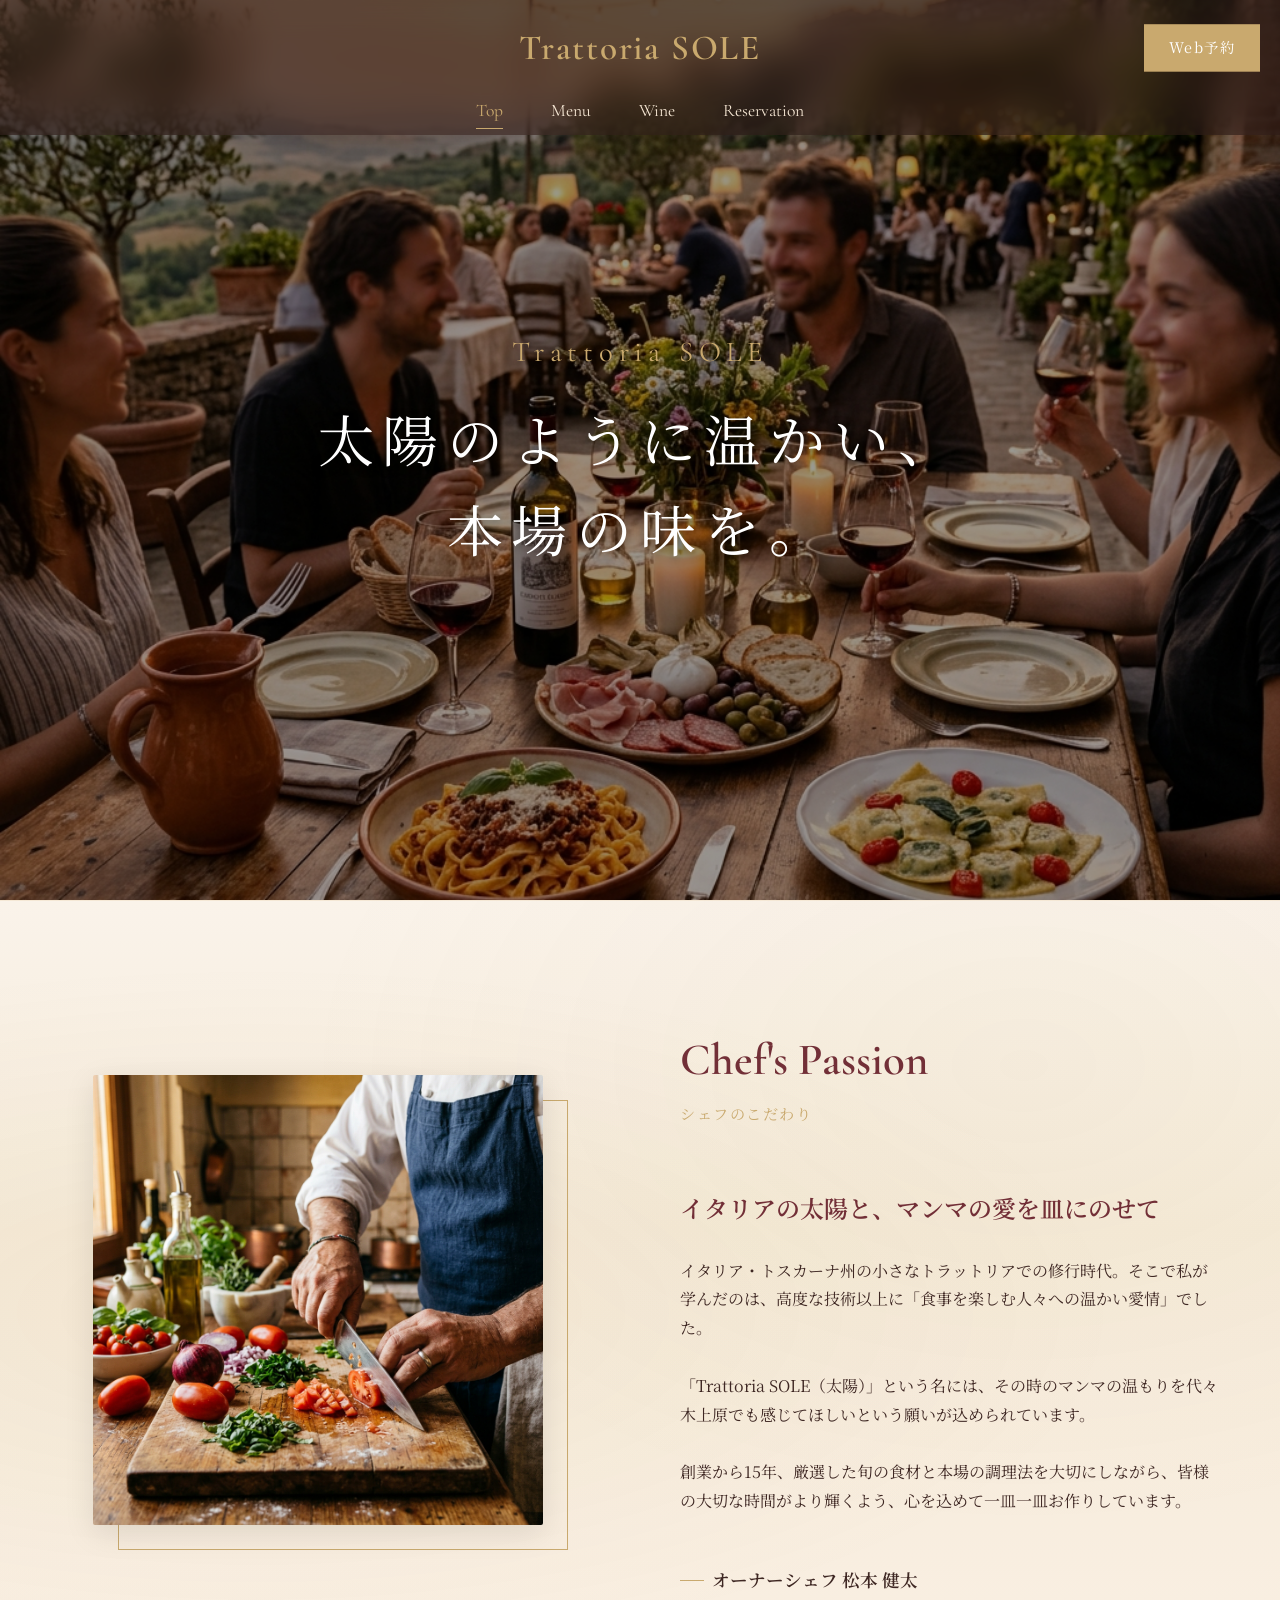
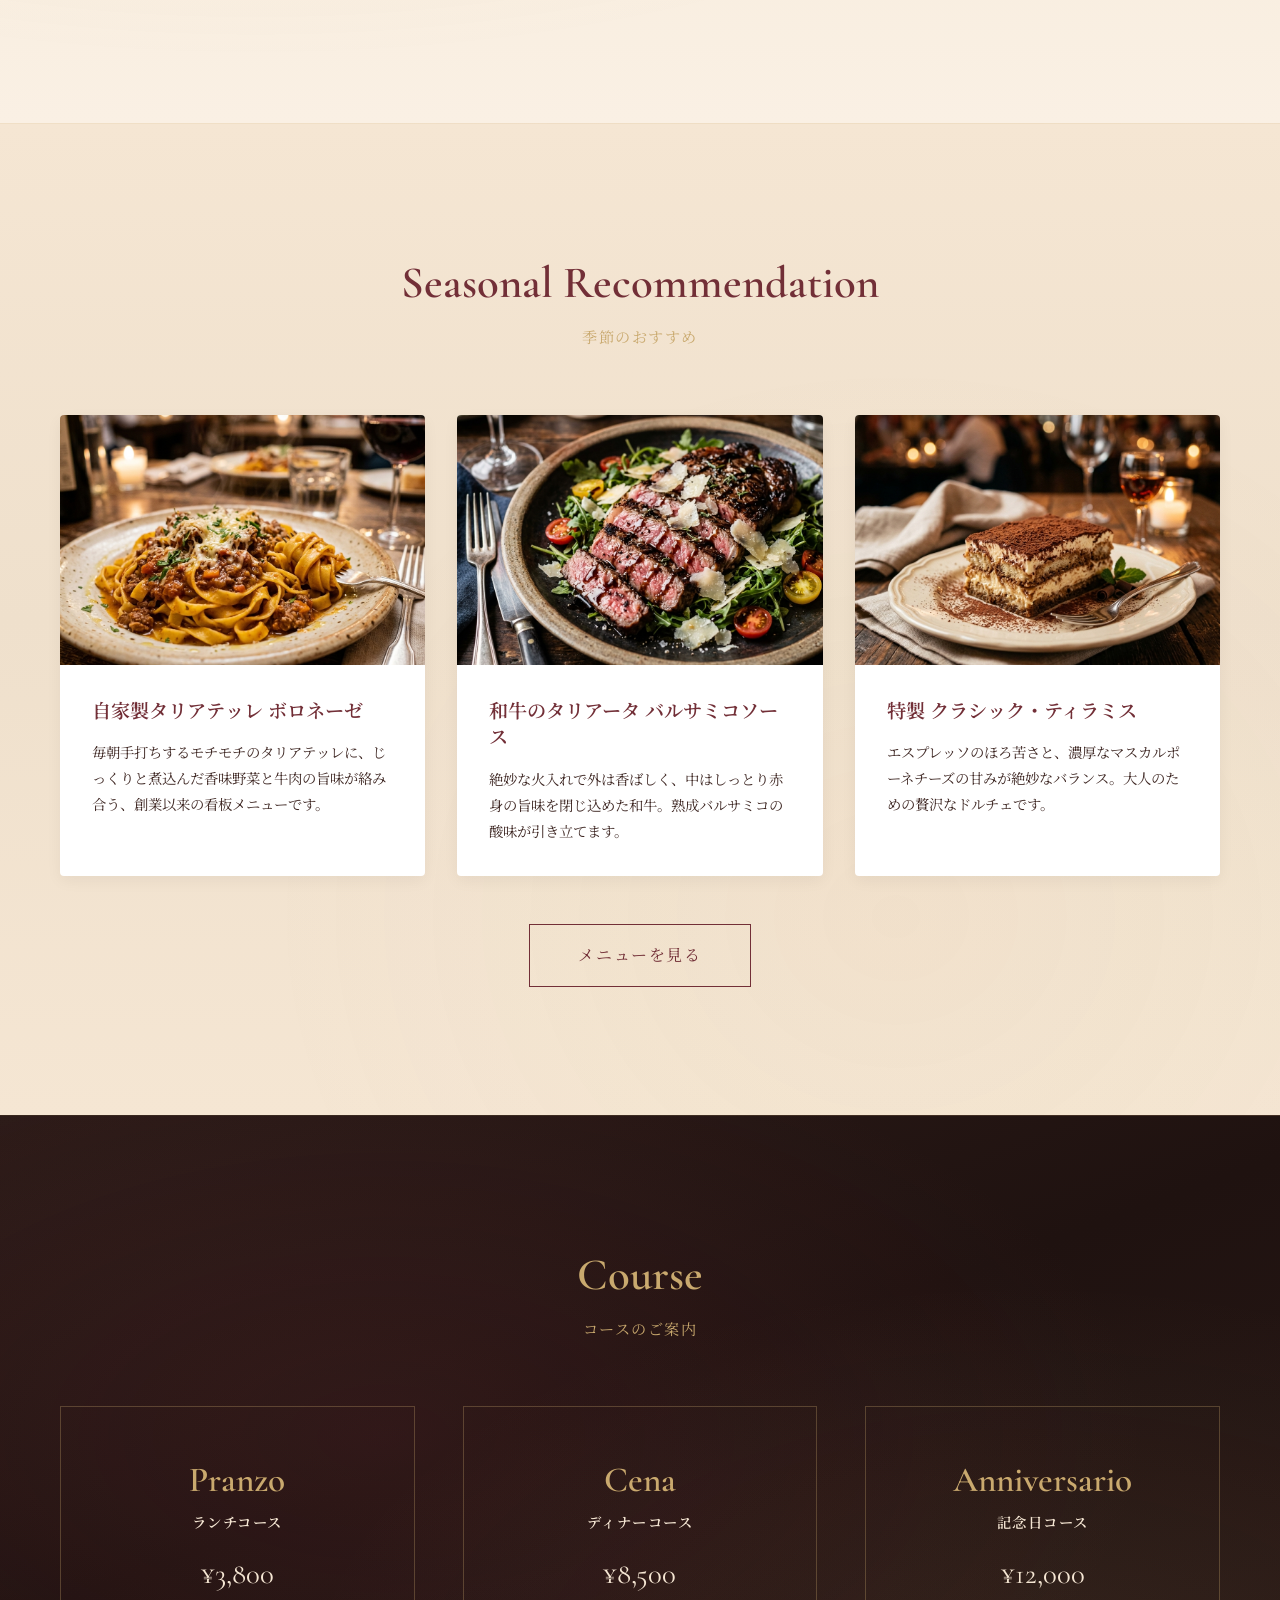
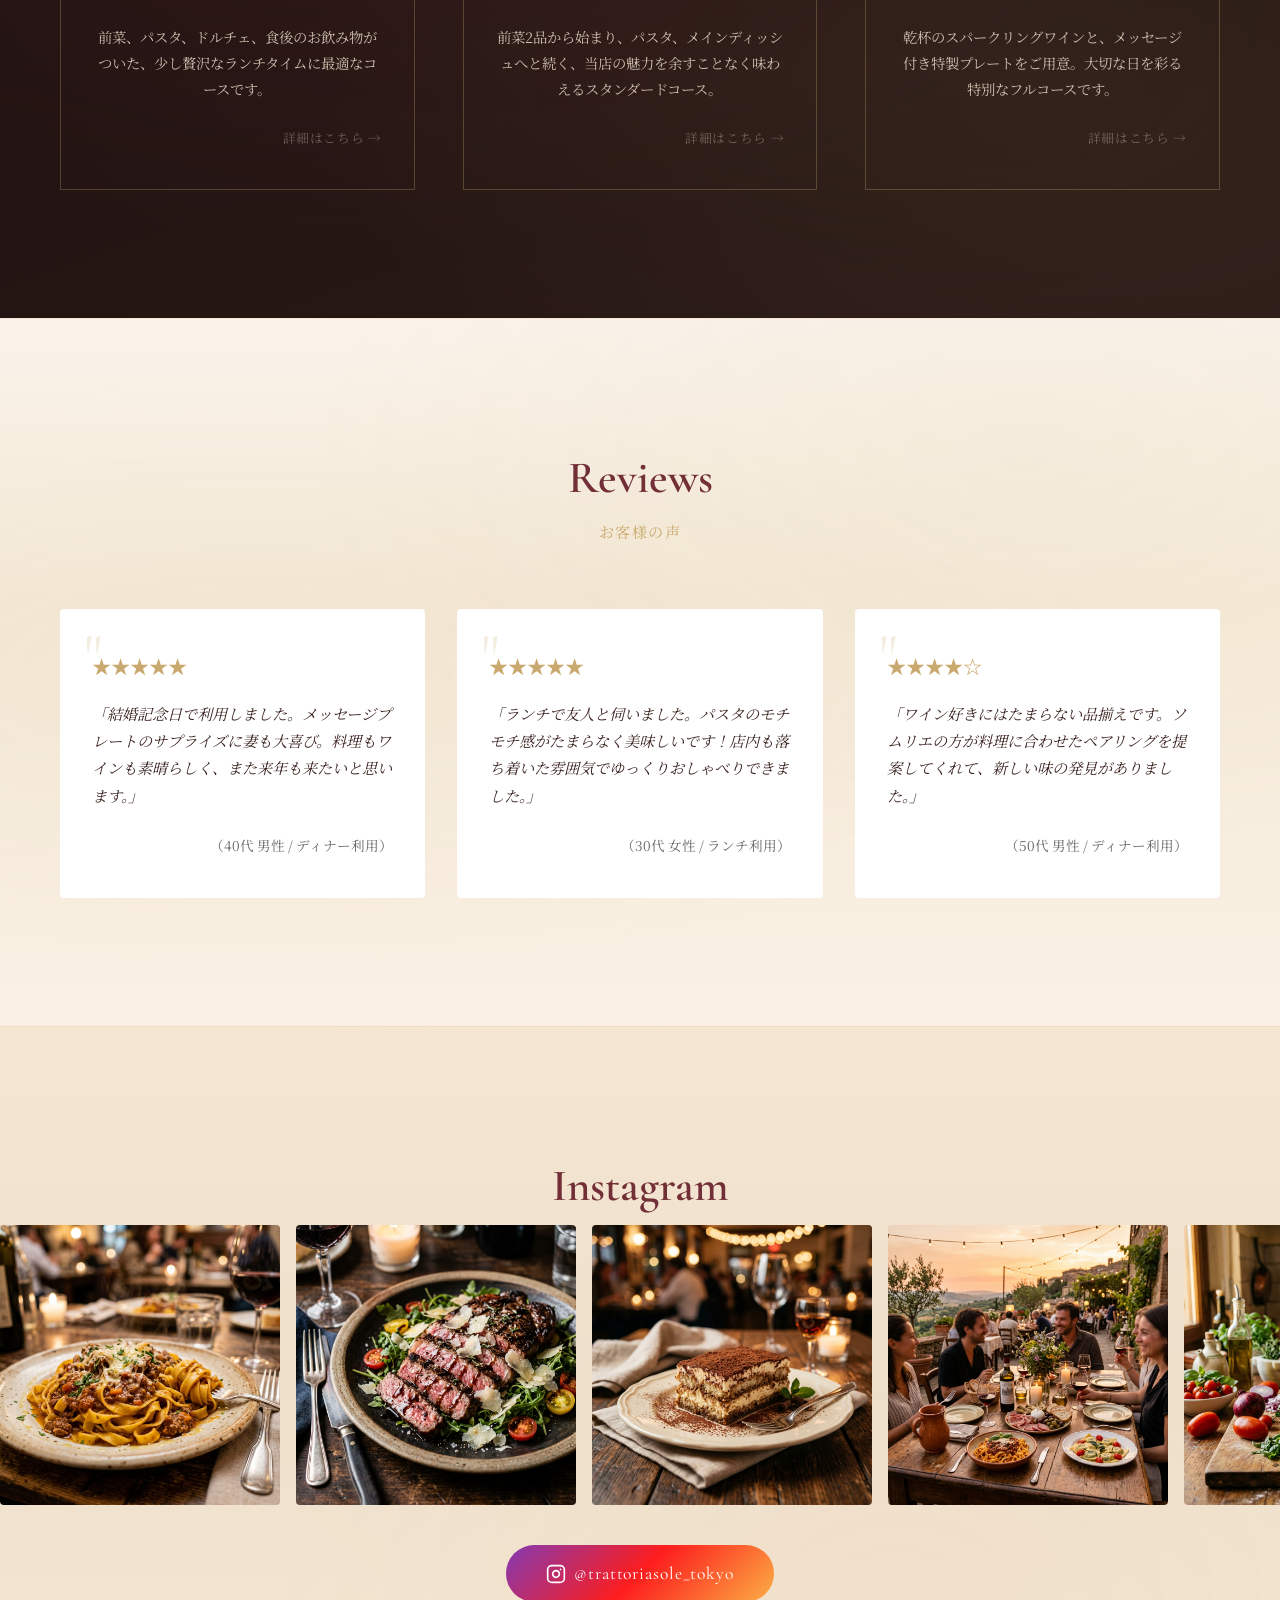
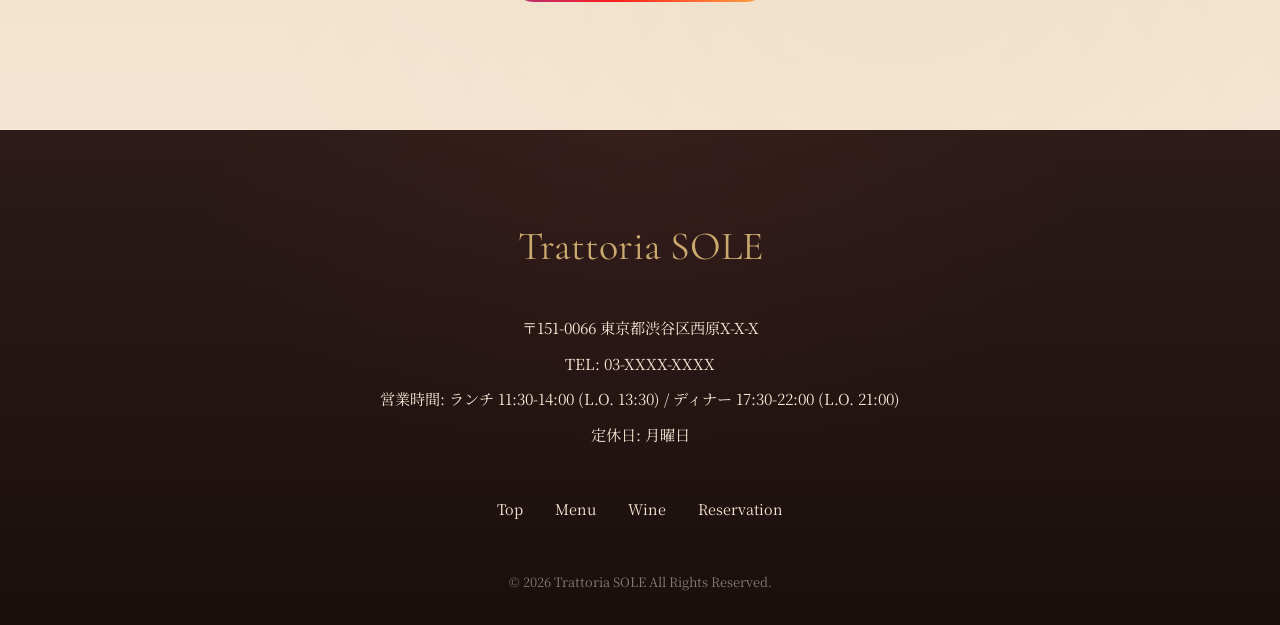
<file: index.html>
<!DOCTYPE html>
<html lang="ja">
<head>
  <meta charset="UTF-8">
  <meta name="viewport" content="width=device-width, initial-scale=1.0">
  <title>Trattoria SOLE | 太陽のように温かい、本場の味</title>
  <meta name="description" content="東京・代々木上原にあるイタリアンレストラン「Trattoria SOLE（トラットリア ソーレ）」。創業15年、本場イタリアの味と温かなサービスで、記念日や特別なディナーに最適なひとときをご提供します。">
  <link rel="stylesheet" href="css/style.css">
  <link rel="icon" href="images/favicon.png" type="image/png">
</head>
<body class="page-luxury">

  <!-- ヘッダー -->
  <header class="header">
    <div class="header-top">
      <div class="logo"><a href="index.html">Trattoria SOLE</a></div>
      <div class="header-reserve">
        <a href="reservation.html" class="btn btn-gold reserve-btn">Web予約</a>
      </div>
    </div>
    <nav class="nav">
      <ul class="nav-list">
        <li><a href="index.html" class="nav-link active">Top</a></li>
        <li><a href="menu.html" class="nav-link">Menu</a></li>
        <li><a href="wine.html" class="nav-link">Wine</a></li>
        <li><a href="reservation.html" class="nav-link">Reservation</a></li>
      </ul>
    </nav>
  </header>

  <!-- ヒーローセクション -->
  <section class="hero">
    <div class="hero-bg"></div>
    <div class="hero-content fade-in">
      <p class="hero-subtitle">Trattoria SOLE</p>
      <h1 class="hero-title">太陽のように温かい、<br>本場の味を。</h1>
    </div>
  </section>

  <!-- シェフのこだわり -->
  <section class="chef-section bg-light">
    <div class="container">
      <div class="chef-inner">
        <div class="chef-image fade-in">
          <div class="offset-image-container">
            <img src="images/chef_hands.png" alt="シェフの調理風景" class="offset-image">
          </div>
        </div>
        <div class="chef-text fade-in">
          <h2 class="en-title">Chef's Passion</h2>
          <p class="jp-subtitle">シェフのこだわり</p>
          <h3>イタリアの太陽と、マンマの愛を皿にのせて</h3>
          <p class="desc">
            イタリア・トスカーナ州の小さなトラットリアでの修行時代。そこで私が学んだのは、高度な技術以上に「食事を楽しむ人々への温かい愛情」でした。<br><br>
            「Trattoria SOLE（太陽）」という名には、その時のマンマの温もりを代々木上原でも感じてほしいという願いが込められています。<br><br>
            創業から15年、厳選した旬の食材と本場の調理法を大切にしながら、皆様の大切な時間がより輝くよう、心を込めて一皿一皿お作りしています。
          </p>
          <p class="chef-name">オーナーシェフ 松本 健太</p>
        </div>
      </div>
    </div>
  </section>

  <!-- 季節のおすすめ -->
  <section class="seasonal-section">
    <div class="container">
      <h2 class="en-title fade-in">Seasonal Recommendation</h2>
      <p class="jp-subtitle fade-in">季節のおすすめ</p>
      
      <div class="seasonal-grid">
        <!-- おすすめ1 -->
        <div class="seasonal-card fade-in">
          <div class="card-img">
            <img src="images/pasta.png" alt="自家製タリアテッレ ボロネーゼ">
          </div>
          <div class="card-content">
            <h3 class="card-title">自家製タリアテッレ ボロネーゼ</h3>
            <p class="card-desc">毎朝手打ちするモチモチのタリアテッレに、じっくりと煮込んだ香味野菜と牛肉の旨味が絡み合う、創業以来の看板メニューです。</p>
          </div>
        </div>
        <!-- おすすめ2 -->
        <div class="seasonal-card fade-in">
          <div class="card-img">
            <img src="images/meat.png" alt="和牛のタリアータ">
          </div>
          <div class="card-content">
            <h3 class="card-title">和牛のタリアータ バルサミコソース</h3>
            <p class="card-desc">絶妙な火入れで外は香ばしく、中はしっとり赤身の旨味を閉じ込めた和牛。熟成バルサミコの酸味が引き立てます。</p>
          </div>
        </div>
        <!-- おすすめ3 -->
        <div class="seasonal-card fade-in">
          <div class="card-img">
            <img src="images/dolce.png" alt="クラシック・ティラミス">
          </div>
          <div class="card-content">
            <h3 class="card-title">特製 クラシック・ティラミス</h3>
            <p class="card-desc">エスプレッソのほろ苦さと、濃厚なマスカルポーネチーズの甘みが絶妙なバランス。大人のための贅沢なドルチェです。</p>
          </div>
        </div>
      </div>
      
      <div class="text-center mt-5 fade-in">
        <a href="menu.html" class="btn btn-secondary">メニューを見る</a>
      </div>
    </div>
  </section>

  <!-- コース紹介プレビュー -->
  <section class="course-preview bg-dark">
    <div class="container">
      <h2 class="en-title fade-in">Course</h2>
      <p class="jp-subtitle fade-in">コースのご案内</p>
      
      <div class="course-grid">
        <a href="menu.html#pranzo" class="course-item fade-in">
          <h3>Pranzo<br><span>ランチコース</span></h3>
          <p class="price">¥3,800</p>
          <p class="desc">前菜、パスタ、ドルチェ、食後のお飲み物がついた、少し贅沢なランチタイムに最適なコースです。</p>
          <span class="course-link">詳細はこちら →</span>
        </a>
        <a href="menu.html#cena" class="course-item fade-in">
          <h3>Cena<br><span>ディナーコース</span></h3>
          <p class="price">¥8,500</p>
          <p class="desc">前菜2品から始まり、パスタ、メインディッシュへと続く、当店の魅力を余すことなく味わえるスタンダードコース。</p>
          <span class="course-link">詳細はこちら →</span>
        </a>
        <a href="menu.html#anniversario" class="course-item fade-in">
          <h3>Anniversario<br><span>記念日コース</span></h3>
          <p class="price">¥12,000</p>
          <p class="desc">乾杯のスパークリングワインと、メッセージ付き特製プレートをご用意。大切な日を彩る特別なフルコースです。</p>
          <span class="course-link">詳細はこちら →</span>
        </a>
      </div>
      </div>
    </div>
  </section>

  <!-- お客様の声 -->
  <section class="reviews-section bg-light">
    <div class="container">
      <h2 class="en-title fade-in">Reviews</h2>
      <p class="jp-subtitle fade-in">お客様の声</p>
      
      <div class="review-list">
        <div class="review-item fade-in">
          <div class="review-stars">★★★★★</div>
          <p class="review-text">「結婚記念日で利用しました。メッセージプレートのサプライズに妻も大喜び。料理もワインも素晴らしく、また来年も来たいと思います。」</p>
          <p class="review-author">（40代 男性 / ディナー利用）</p>
        </div>
        <div class="review-item fade-in">
          <div class="review-stars">★★★★★</div>
          <p class="review-text">「ランチで友人と伺いました。パスタのモチモチ感がたまらなく美味しいです！店内も落ち着いた雰囲気でゆっくりおしゃべりできました。」</p>
          <p class="review-author">（30代 女性 / ランチ利用）</p>
        </div>
        <div class="review-item fade-in">
          <div class="review-stars">★★★★☆</div>
          <p class="review-text">「ワイン好きにはたまらない品揃えです。ソムリエの方が料理に合わせたペアリングを提案してくれて、新しい味の発見がありました。」</p>
          <p class="review-author">（50代 男性 / ディナー利用）</p>
        </div>
      </div>
    </div>
  </section>

  <!-- Instagram -->
  <section class="instagram-section">
    <div class="container">
      <h2 class="en-title fade-in">Instagram</h2>
    </div>

    <!-- 右から左へ流れるマーキー表示 -->
    <div class="insta-marquee fade-in">
      <div class="insta-track">
        <!-- 1セット目（実際の写真） -->
        <div class="insta-slide"><img src="images/pasta.png" alt="パスタ"></div>
        <div class="insta-slide"><img src="images/meat.png" alt="和牛のタリアータ"></div>
        <div class="insta-slide"><img src="images/dolce.png" alt="ティラミス"></div>
        <div class="insta-slide"><img src="images/hero.png" alt="店内の雰囲気"></div>
        <div class="insta-slide"><img src="images/chef_hands.png" alt="調理風景"></div>
        <div class="insta-slide"><img src="images/sommelier.png" alt="ソムリエ"></div>
        <!-- 2セット目（ループ用に同じ写真を繰り返す） -->
        <div class="insta-slide"><img src="images/pasta.png" alt="パスタ"></div>
        <div class="insta-slide"><img src="images/meat.png" alt="和牛のタリアータ"></div>
        <div class="insta-slide"><img src="images/dolce.png" alt="ティラミス"></div>
        <div class="insta-slide"><img src="images/hero.png" alt="店内の雰囲気"></div>
        <div class="insta-slide"><img src="images/chef_hands.png" alt="調理風景"></div>
        <div class="insta-slide"><img src="images/sommelier.png" alt="ソムリエ"></div>
      </div>
    </div>

    <!-- Instagramボタン -->
    <div class="text-center fade-in" style="margin-top: 2.5rem;">
      <a href="https://www.instagram.com/trattoriasole_tokyo/" target="_blank" rel="noopener noreferrer" class="btn btn-instagram">
        <svg xmlns="http://www.w3.org/2000/svg" width="20" height="20" viewBox="0 0 24 24" fill="none" stroke="currentColor" stroke-width="2" stroke-linecap="round" stroke-linejoin="round" style="margin-right: 0.5rem;"><rect x="2" y="2" width="20" height="20" rx="5" ry="5"/><path d="M16 11.37A4 4 0 1 1 12.63 8 4 4 0 0 1 16 11.37z"/><line x1="17.5" y1="6.5" x2="17.51" y2="6.5"/></svg>
        @trattoriasole_tokyo
      </a>
    </div>
  </section>

  <!-- フッター -->
  <footer class="footer">
    <div class="container">
      <div class="footer-logo">Trattoria SOLE</div>
      <div class="footer-info">
        <p>〒151-0066 東京都渋谷区西原X-X-X</p>
        <p>TEL: 03-XXXX-XXXX</p>
        <p>営業時間: ランチ 11:30-14:00 (L.O. 13:30) / ディナー 17:30-22:00 (L.O. 21:00)</p>
        <p>定休日: 月曜日</p>
      </div>
      <div class="footer-nav">
        <a href="index.html">Top</a>
        <a href="menu.html">Menu</a>
        <a href="wine.html">Wine</a>
        <a href="reservation.html">Reservation</a>
      </div>
      <p class="copyright">&copy; 2026 Trattoria SOLE All Rights Reserved.</p>
    </div>
  </footer>

  <script src="js/main.js"></script>
</body>
</html>
</file>
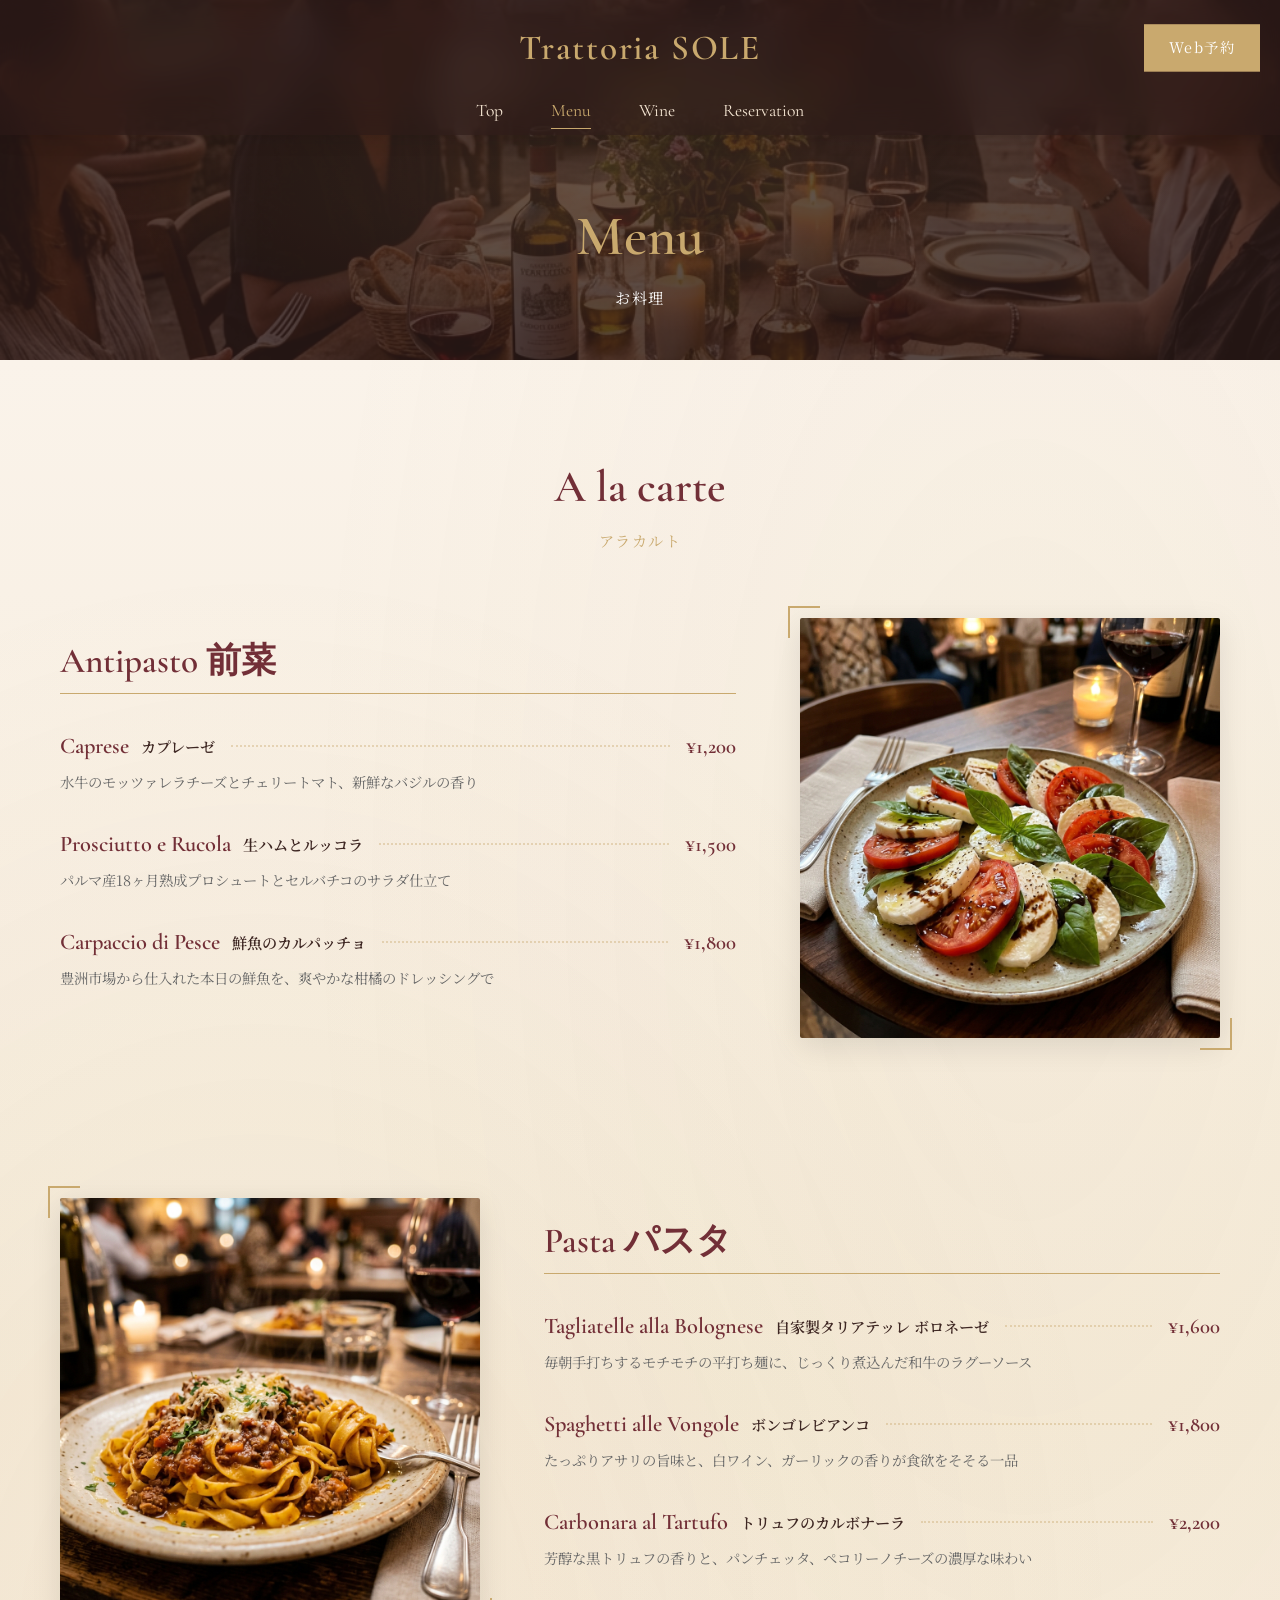
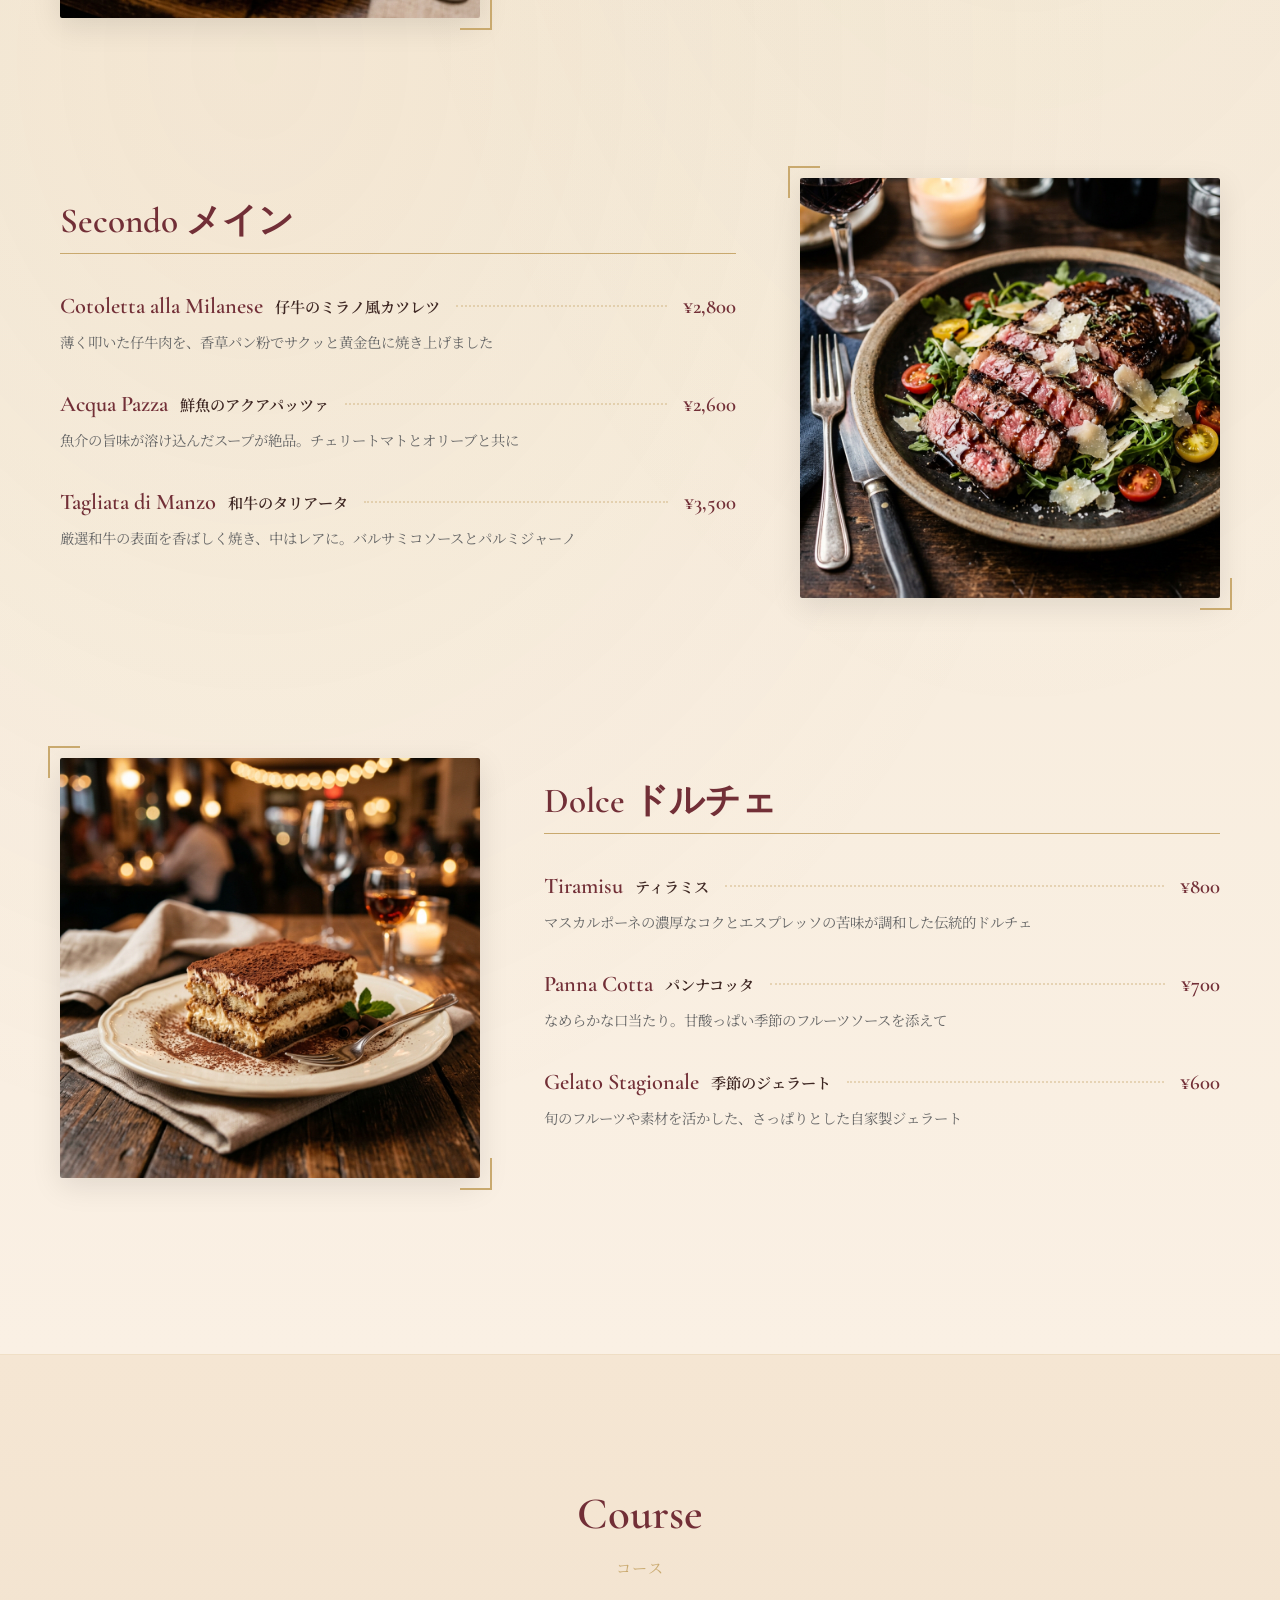
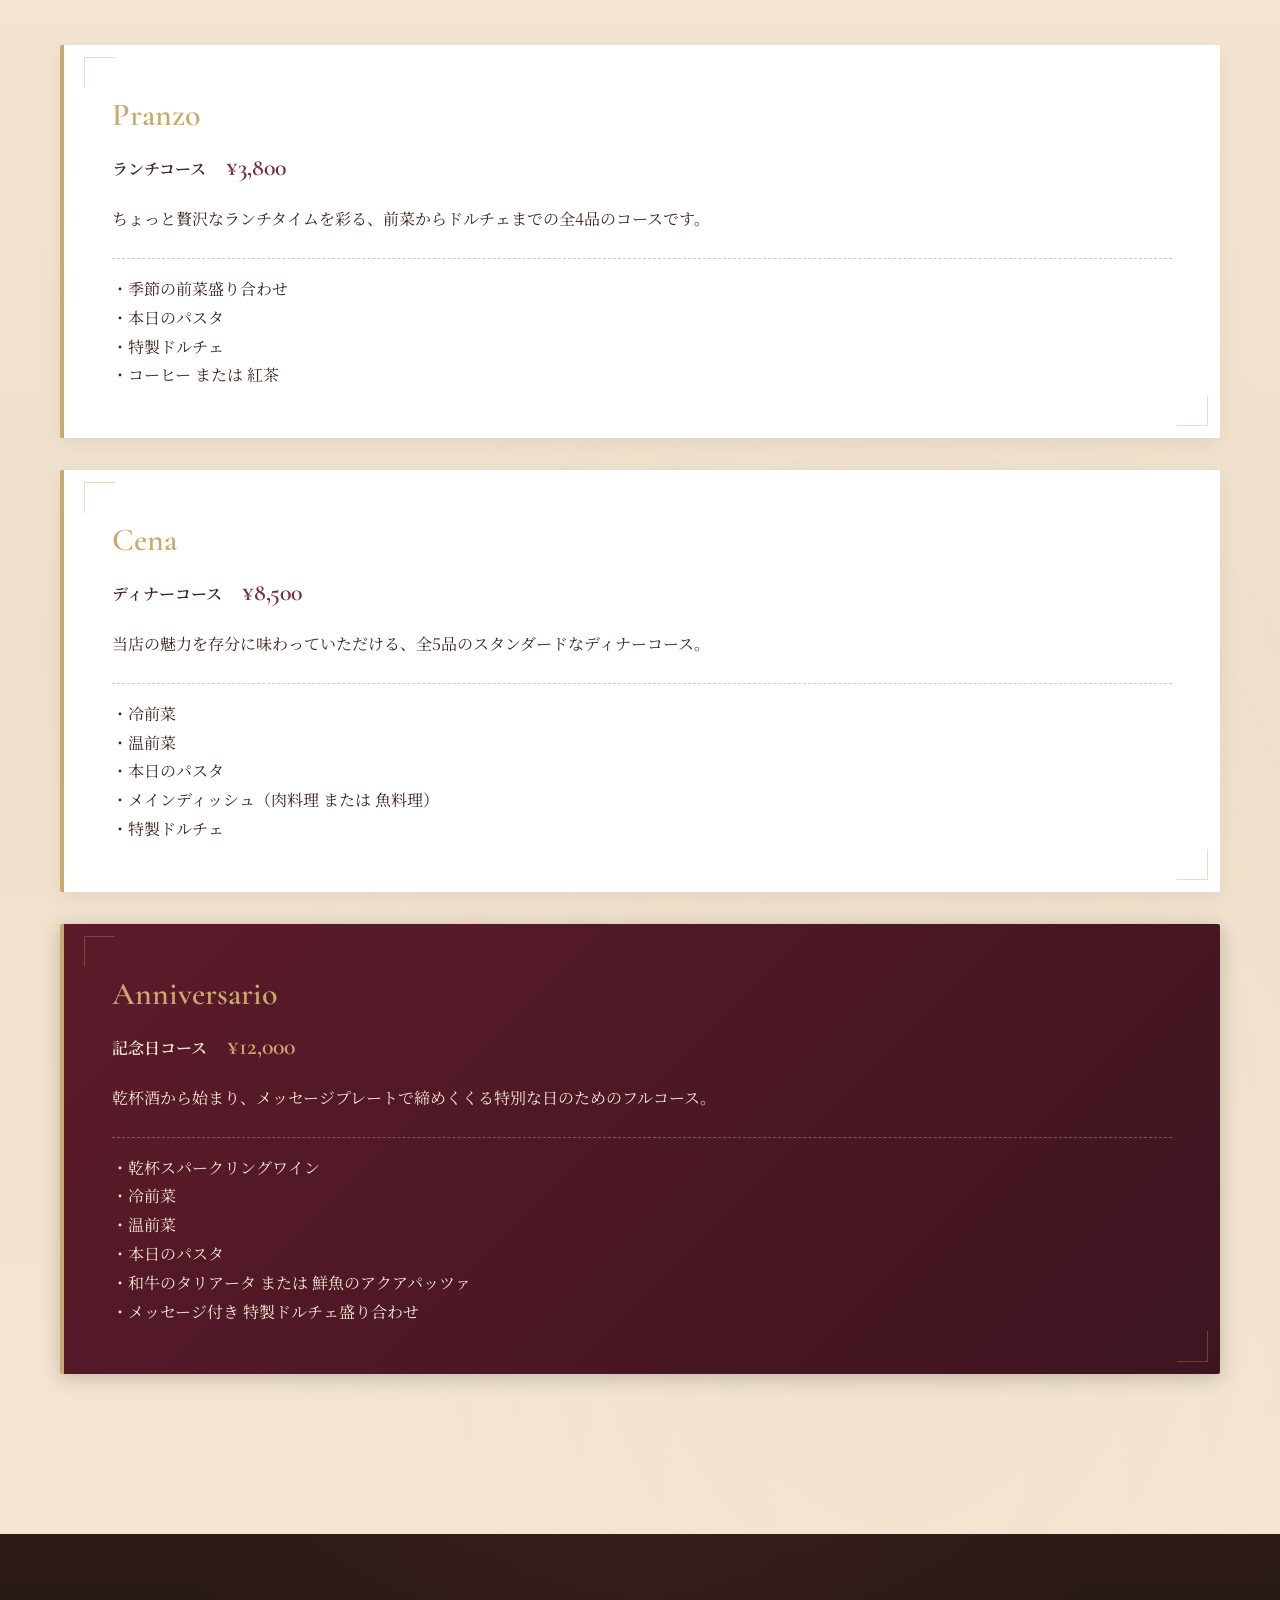
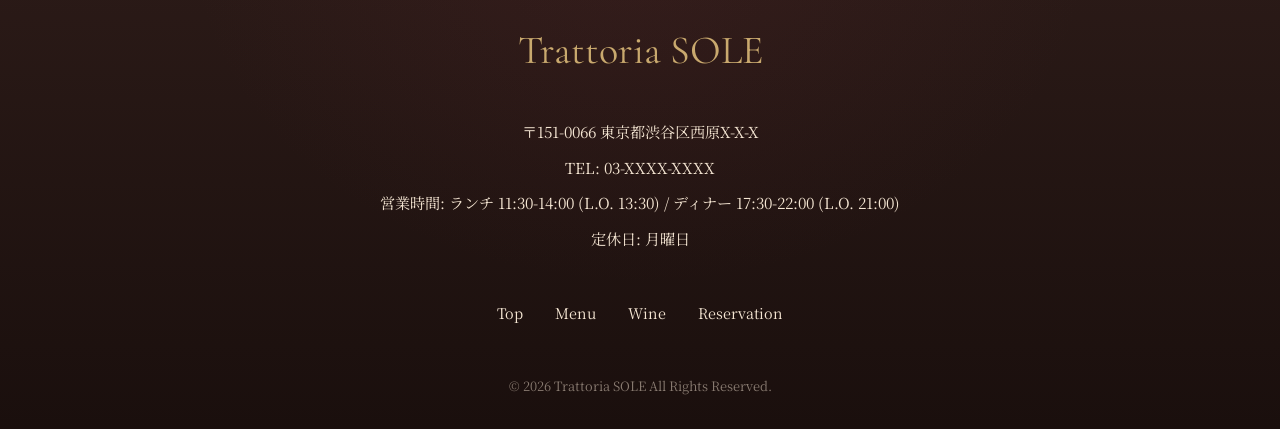
<file: menu.html>
<!DOCTYPE html>
<html lang="ja">
<head>
  <meta charset="UTF-8">
  <meta name="viewport" content="width=device-width, initial-scale=1.0">
  <title>Menu | Trattoria SOLE</title>
  <meta name="description" content="Trattoria SOLEのメニュー。自家製パスタや厳選したお肉料理のアラカルト、用途に合わせた各種コースをご用意しております。">
  <link rel="stylesheet" href="css/style.css">
  <link rel="icon" href="images/favicon.png" type="image/png">
</head>
<body class="page-luxury">

  <!-- ヘッダー -->
  <header class="header">
    <div class="header-top">
      <div class="logo"><a href="index.html">Trattoria SOLE</a></div>
      <div class="header-reserve">
        <a href="reservation.html" class="btn btn-gold reserve-btn">Web予約</a>
      </div>
    </div>
    <nav class="nav">
      <ul class="nav-list">
        <li><a href="index.html" class="nav-link">Top</a></li>
        <li><a href="menu.html" class="nav-link active">Menu</a></li>
        <li><a href="wine.html" class="nav-link">Wine</a></li>
        <li><a href="reservation.html" class="nav-link">Reservation</a></li>
      </ul>
    </nav>
  </header>

  <!-- ページヘッダー -->
  <div class="page-header fade-in">
    <div class="page-header-content">
      <h1 class="en-title">Menu</h1>
      <p class="jp-subtitle">お料理</p>
    </div>
  </div>

  <!-- アラカルト -->
  <section class="menu-section bg-light">
    <div class="container">
      <h2 class="en-title fade-in">A la carte</h2>
      <p class="jp-subtitle fade-in">アラカルト</p>
      
      <div class="menu-grid" style="display: grid; grid-template-columns: 1fr; gap: 5rem; max-width: var(--max-width); margin: 0 auto;">
        
        <!-- 前菜 -->
        <div class="menu-category fade-in">
          <div class="menu-category-inner">
            <div class="menu-category-text">
              <h3>Antipasto <span>前菜</span></h3>
              <div class="menu-item-new">
                <div class="menu-item-header">
                  <div class="menu-item-title">
                    <span class="en-name">Caprese</span>
                    <span class="jp-name">カプレーゼ</span>
                  </div>
                  <span class="menu-item-dots"></span>
                  <span class="menu-item-price">¥1,200</span>
                </div>
                <p class="menu-item-desc">水牛のモッツァレラチーズとチェリートマト、新鮮なバジルの香り</p>
              </div>
              <div class="menu-item-new">
                <div class="menu-item-header">
                  <div class="menu-item-title">
                    <span class="en-name">Prosciutto e Rucola</span>
                    <span class="jp-name">生ハムとルッコラ</span>
                  </div>
                  <span class="menu-item-dots"></span>
                  <span class="menu-item-price">¥1,500</span>
                </div>
                <p class="menu-item-desc">パルマ産18ヶ月熟成プロシュートとセルバチコのサラダ仕立て</p>
              </div>
              <div class="menu-item-new">
                <div class="menu-item-header">
                  <div class="menu-item-title">
                    <span class="en-name">Carpaccio di Pesce</span>
                    <span class="jp-name">鮮魚のカルパッチョ</span>
                  </div>
                  <span class="menu-item-dots"></span>
                  <span class="menu-item-price">¥1,800</span>
                </div>
                <p class="menu-item-desc">豊洲市場から仕入れた本日の鮮魚を、爽やかな柑橘のドレッシングで</p>
              </div>
            </div>
            <div class="menu-category-img">
              <img src="images/antipasto.png" alt="前菜の盛り合わせ">
            </div>
          </div>
        </div>

        <!-- パスタ -->
        <div class="menu-category reverse fade-in">
          <div class="menu-category-inner">
            <div class="menu-category-text">
              <h3>Pasta <span>パスタ</span></h3>
              <div class="menu-item-new">
                <div class="menu-item-header">
                  <div class="menu-item-title">
                    <span class="en-name">Tagliatelle alla Bolognese</span>
                    <span class="jp-name">自家製タリアテッレ ボロネーゼ</span>
                  </div>
                  <span class="menu-item-dots"></span>
                  <span class="menu-item-price">¥1,600</span>
                </div>
                <p class="menu-item-desc">毎朝手打ちするモチモチの平打ち麺に、じっくり煮込んだ和牛のラグーソース</p>
              </div>
              <div class="menu-item-new">
                <div class="menu-item-header">
                  <div class="menu-item-title">
                    <span class="en-name">Spaghetti alle Vongole</span>
                    <span class="jp-name">ボンゴレビアンコ</span>
                  </div>
                  <span class="menu-item-dots"></span>
                  <span class="menu-item-price">¥1,800</span>
                </div>
                <p class="menu-item-desc">たっぷりアサリの旨味と、白ワイン、ガーリックの香りが食欲をそそる一品</p>
              </div>
              <div class="menu-item-new">
                <div class="menu-item-header">
                  <div class="menu-item-title">
                    <span class="en-name">Carbonara al Tartufo</span>
                    <span class="jp-name">トリュフのカルボナーラ</span>
                  </div>
                  <span class="menu-item-dots"></span>
                  <span class="menu-item-price">¥2,200</span>
                </div>
                <p class="menu-item-desc">芳醇な黒トリュフの香りと、パンチェッタ、ペコリーノチーズの濃厚な味わい</p>
              </div>
            </div>
            <div class="menu-category-img">
              <img src="images/pasta.png" alt="パスタ">
            </div>
          </div>
        </div>

        <!-- メイン -->
        <div class="menu-category fade-in">
          <div class="menu-category-inner">
            <div class="menu-category-text">
              <h3>Secondo <span>メイン</span></h3>
              <div class="menu-item-new">
                <div class="menu-item-header">
                  <div class="menu-item-title">
                    <span class="en-name">Cotoletta alla Milanese</span>
                    <span class="jp-name">仔牛のミラノ風カツレツ</span>
                  </div>
                  <span class="menu-item-dots"></span>
                  <span class="menu-item-price">¥2,800</span>
                </div>
                <p class="menu-item-desc">薄く叩いた仔牛肉を、香草パン粉でサクッと黄金色に焼き上げました</p>
              </div>
              <div class="menu-item-new">
                <div class="menu-item-header">
                  <div class="menu-item-title">
                    <span class="en-name">Acqua Pazza</span>
                    <span class="jp-name">鮮魚のアクアパッツァ</span>
                  </div>
                  <span class="menu-item-dots"></span>
                  <span class="menu-item-price">¥2,600</span>
                </div>
                <p class="menu-item-desc">魚介の旨味が溶け込んだスープが絶品。チェリートマトとオリーブと共に</p>
              </div>
              <div class="menu-item-new">
                <div class="menu-item-header">
                  <div class="menu-item-title">
                    <span class="en-name">Tagliata di Manzo</span>
                    <span class="jp-name">和牛のタリアータ</span>
                  </div>
                  <span class="menu-item-dots"></span>
                  <span class="menu-item-price">¥3,500</span>
                </div>
                <p class="menu-item-desc">厳選和牛の表面を香ばしく焼き、中はレアに。バルサミコソースとパルミジャーノ</p>
              </div>
            </div>
            <div class="menu-category-img">
              <img src="images/meat.png" alt="メインの肉料理">
            </div>
          </div>
        </div>

        <!-- ドルチェ -->
        <div class="menu-category reverse fade-in">
          <div class="menu-category-inner">
            <div class="menu-category-text">
              <h3>Dolce <span>ドルチェ</span></h3>
              <div class="menu-item-new">
                <div class="menu-item-header">
                  <div class="menu-item-title">
                    <span class="en-name">Tiramisu</span>
                    <span class="jp-name">ティラミス</span>
                  </div>
                  <span class="menu-item-dots"></span>
                  <span class="menu-item-price">¥800</span>
                </div>
                <p class="menu-item-desc">マスカルポーネの濃厚なコクとエスプレッソの苦味が調和した伝統的ドルチェ</p>
              </div>
              <div class="menu-item-new">
                <div class="menu-item-header">
                  <div class="menu-item-title">
                    <span class="en-name">Panna Cotta</span>
                    <span class="jp-name">パンナコッタ</span>
                  </div>
                  <span class="menu-item-dots"></span>
                  <span class="menu-item-price">¥700</span>
                </div>
                <p class="menu-item-desc">なめらかな口当たり。甘酸っぱい季節のフルーツソースを添えて</p>
              </div>
              <div class="menu-item-new">
                <div class="menu-item-header">
                  <div class="menu-item-title">
                    <span class="en-name">Gelato Stagionale</span>
                    <span class="jp-name">季節のジェラート</span>
                  </div>
                  <span class="menu-item-dots"></span>
                  <span class="menu-item-price">¥600</span>
                </div>
                <p class="menu-item-desc">旬のフルーツや素材を活かした、さっぱりとした自家製ジェラート</p>
              </div>
            </div>
            <div class="menu-category-img">
              <img src="images/dolce.png" alt="ドルチェ">
            </div>
          </div>
        </div>

      </div>
    </div>
  </section>

  <!-- コース -->
  <section class="course-section">
    <div class="container">
      <h2 class="en-title fade-in">Course</h2>
      <p class="jp-subtitle fade-in">コース</p>
      
      <div class="course-details">
        
        <div id="pranzo" class="course-detail-card fade-in">
          <div style="flex: 1;">
            <h3 style="font-family: var(--font-en); font-size: 2rem; color: var(--color-secondary); margin-bottom: 0.5rem;">Pranzo</h3>
            <p style="font-weight: 600; margin-bottom: 1rem;">ランチコース <span style="font-family: var(--font-en); font-size: 1.5rem; color: var(--color-primary); margin-left: 1rem;">¥3,800</span></p>
            <p style="margin-bottom: 1.5rem;">ちょっと贅沢なランチタイムを彩る、前菜からドルチェまでの全4品のコースです。</p>
            <ul style="border-top: 1px dashed #ccc; padding-top: 1rem;">
              <li>・季節の前菜盛り合わせ</li>
              <li>・本日のパスタ</li>
              <li>・特製ドルチェ</li>
              <li>・コーヒー または 紅茶</li>
            </ul>
          </div>
        </div>

        <div id="cena" class="course-detail-card fade-in">
          <div style="flex: 1;">
            <h3 style="font-family: var(--font-en); font-size: 2rem; color: var(--color-secondary); margin-bottom: 0.5rem;">Cena</h3>
            <p style="font-weight: 600; margin-bottom: 1rem;">ディナーコース <span style="font-family: var(--font-en); font-size: 1.5rem; color: var(--color-primary); margin-left: 1rem;">¥8,500</span></p>
            <p style="margin-bottom: 1.5rem;">当店の魅力を存分に味わっていただける、全5品のスタンダードなディナーコース。</p>
            <ul style="border-top: 1px dashed #ccc; padding-top: 1rem;">
              <li>・冷前菜</li>
              <li>・温前菜</li>
              <li>・本日のパスタ</li>
              <li>・メインディッシュ（肉料理 または 魚料理）</li>
              <li>・特製ドルチェ</li>
            </ul>
          </div>
        </div>

        <div id="anniversario" class="course-detail-card course-detail-card--special fade-in">
          <div style="flex: 1;">
            <h3 style="font-family: var(--font-en); font-size: 2rem; color: var(--color-secondary); margin-bottom: 0.5rem;">Anniversario</h3>
            <p style="font-weight: 600; margin-bottom: 1rem;">記念日コース <span style="font-family: var(--font-en); font-size: 1.5rem; color: var(--color-secondary); margin-left: 1rem;">¥12,000</span></p>
            <p style="margin-bottom: 1.5rem;">乾杯酒から始まり、メッセージプレートで締めくくる特別な日のためのフルコース。</p>
            <ul style="border-top: 1px dashed rgba(245, 230, 211, 0.3); padding-top: 1rem;">
              <li>・乾杯スパークリングワイン</li>
              <li>・冷前菜</li>
              <li>・温前菜</li>
              <li>・本日のパスタ</li>
              <li>・和牛のタリアータ または 鮮魚のアクアパッツァ</li>
              <li>・メッセージ付き 特製ドルチェ盛り合わせ</li>
            </ul>
          </div>
        </div>

      </div>
    </div>
  </section>

  <!-- フッター -->
  <footer class="footer">
    <div class="container">
      <div class="footer-logo">Trattoria SOLE</div>
      <div class="footer-info">
        <p>〒151-0066 東京都渋谷区西原X-X-X</p>
        <p>TEL: 03-XXXX-XXXX</p>
        <p>営業時間: ランチ 11:30-14:00 (L.O. 13:30) / ディナー 17:30-22:00 (L.O. 21:00)</p>
        <p>定休日: 月曜日</p>
      </div>
      <div class="footer-nav">
        <a href="index.html">Top</a>
        <a href="menu.html">Menu</a>
        <a href="wine.html">Wine</a>
        <a href="reservation.html">Reservation</a>
      </div>
      <p class="copyright">&copy; 2026 Trattoria SOLE All Rights Reserved.</p>
    </div>
  </footer>

  <script src="js/main.js"></script>
</body>
</html>
</file>
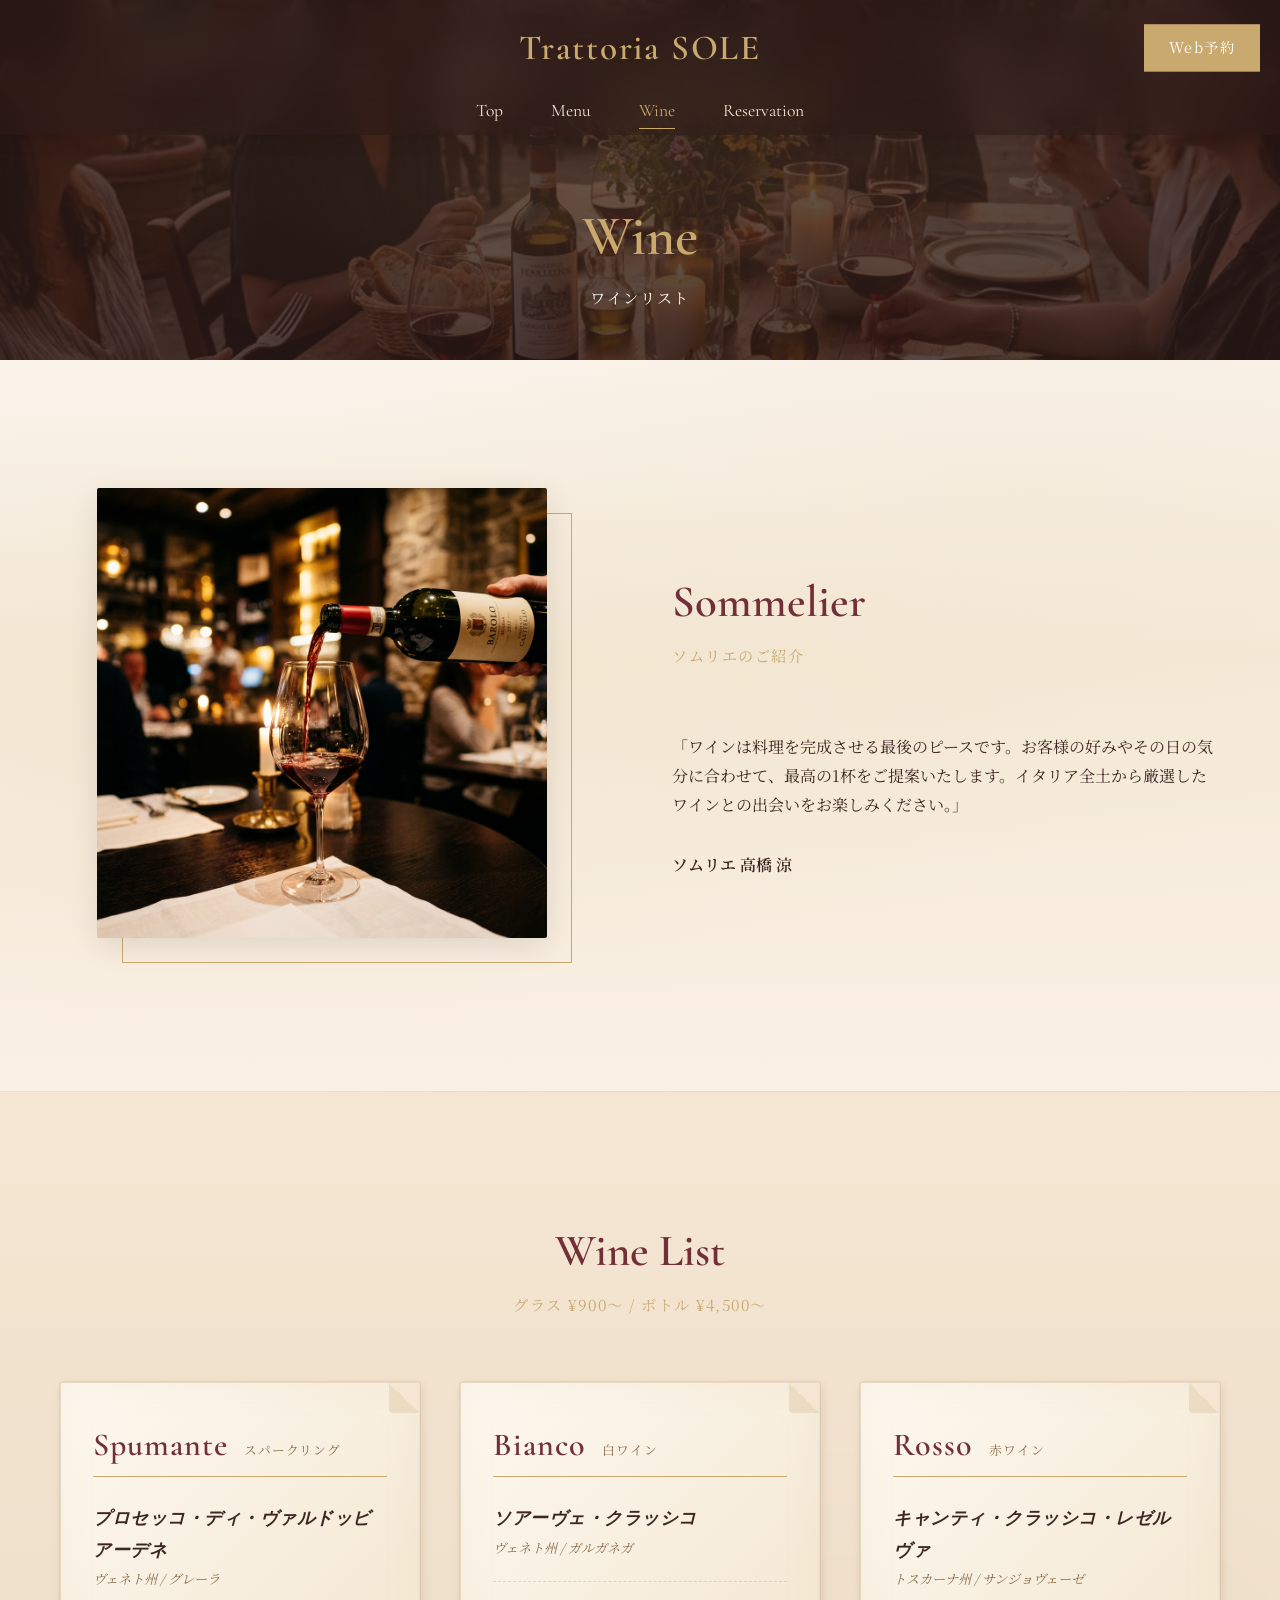
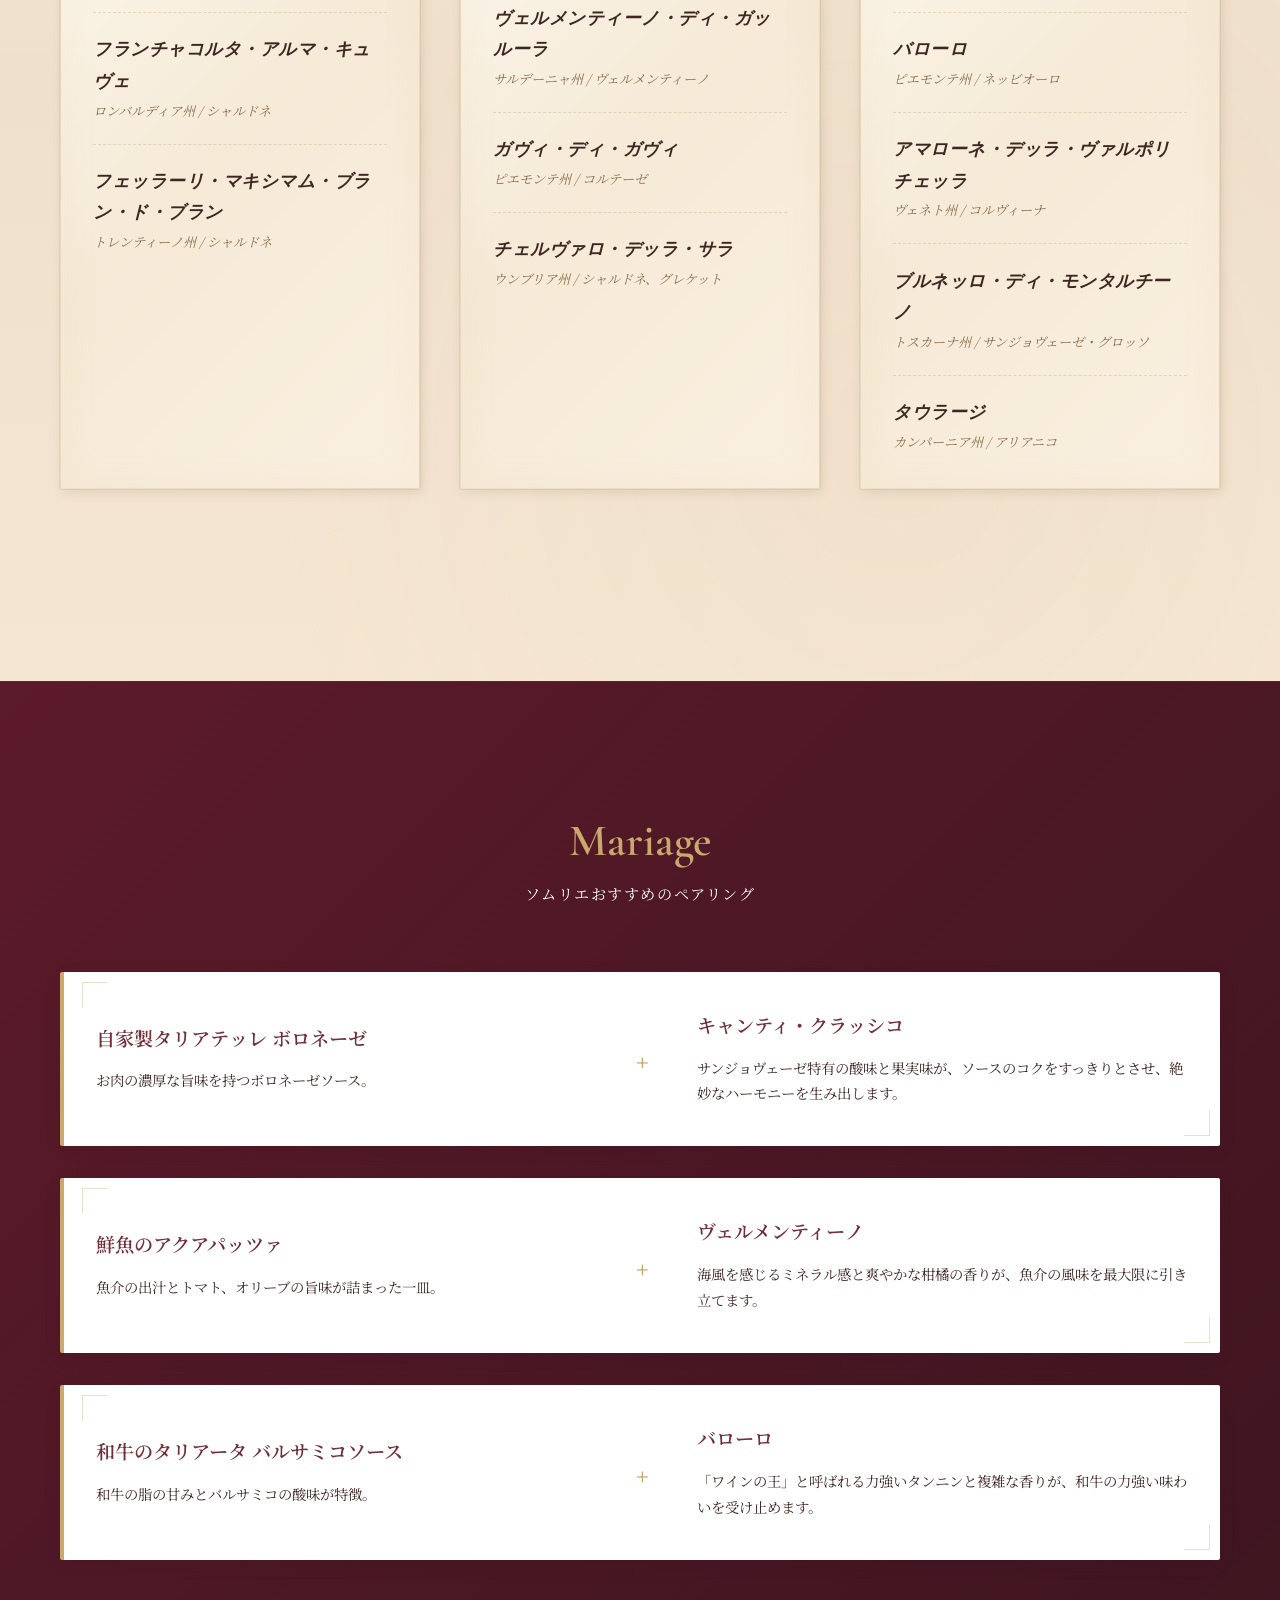
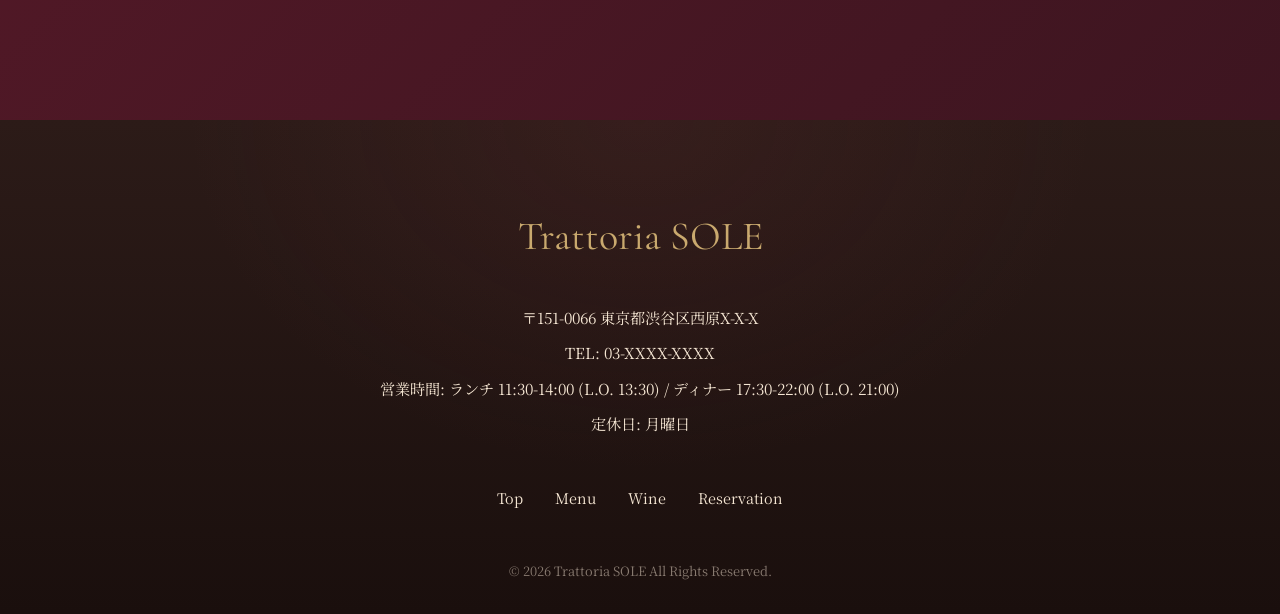
<file: wine.html>
<!DOCTYPE html>
<html lang="ja">
<head>
  <meta charset="UTF-8">
  <meta name="viewport" content="width=device-width, initial-scale=1.0">
  <title>Wine | Trattoria SOLE</title>
  <meta name="description" content="Trattoria SOLEのワインリスト。専属ソムリエが厳選したイタリア各地のワインと、お料理とのペアリングをご提案します。">
  <link rel="stylesheet" href="css/style.css">
  <!-- 手書き風フォント（ワインリスト用） -->
  <link rel="stylesheet" href="https://fonts.googleapis.com/css2?family=Caveat:wght@400;600&family=Playfair+Display:ital,wght@0,400;0,600;1,400;1,600&display=swap">
  <style>
    .sommelier-inner { display: flex; gap: 4rem; align-items: center; }
    .sommelier-img {
      flex: 1;
      display: flex;
      justify-content: center;
      align-items: center;
    }
    .sommelier-text { flex: 1; }

    /* ワインリスト - 紙に書いたようなデザイン */
    .wine-list-container {
      display: grid;
      grid-template-columns: repeat(3, 1fr);
      gap: 2.5rem;
      margin-bottom: 4rem;
    }
    .wine-box {
      background: linear-gradient(135deg, #fdf8f0 0%, #f5ead6 50%, #faf0e0 100%);
      padding: 2.5rem 2rem 2rem;
      border-radius: 2px;
      box-shadow:
        2px 3px 12px rgba(80, 50, 20, 0.12),
        0 0 0 1px rgba(180, 150, 100, 0.15),
        inset 0 0 40px rgba(200, 170, 120, 0.08);
      position: relative;
      border: 1px solid rgba(180, 150, 100, 0.25);
    }
    /* 紙の角の折れ表現 */
    .wine-box::before {
      content: '';
      position: absolute;
      top: 0; right: 0;
      width: 30px; height: 30px;
      background: linear-gradient(225deg, var(--color-bg) 50%, rgba(200,170,120,0.25) 50%);
      border-bottom-left-radius: 4px;
    }
    .wine-box h3 {
      font-family: var(--font-en);
      color: var(--color-primary);
      font-size: 2rem;
      border-bottom: 1px solid var(--color-secondary);
      padding-bottom: 0.5rem;
      margin-bottom: 1.5rem;
      letter-spacing: 0.03em;
    }
    .wine-box h3 span {
      font-family: var(--font-jp);
      font-size: 0.8rem;
      font-weight: 400;
      color: #8a6d4b;
      margin-left: 0.5rem;
    }
    .wine-item {
      margin-bottom: 1.2rem;
      padding-bottom: 1.2rem;
      border-bottom: 1px dashed rgba(180, 150, 100, 0.3);
    }
    .wine-item:last-child {
      border-bottom: none;
      margin-bottom: 0;
      padding-bottom: 0;
    }
    .wine-item-name {
      font-family: 'Playfair Display', var(--font-en), serif;
      font-weight: 600;
      font-style: italic;
      display: block;
      font-size: 1.1rem;
      color: #3E2723;
      letter-spacing: 0.03em;
    }
    .wine-item-detail {
      font-size: 0.82rem;
      color: #8a6d4b;
      font-style: italic;
    }

    /* ペアリングカード - エレガントデザイン */
    .pairing-card {
      display: flex;
      gap: 2rem;
      background: var(--color-white);
      padding: 2.5rem 2rem;
      margin-bottom: 2rem;
      border-radius: 2px;
      border-left: 4px solid var(--color-secondary);
      box-shadow: 0 4px 20px rgba(0,0,0,0.06);
      align-items: center;
      position: relative;
      overflow: hidden;
      transition: transform 0.3s ease, box-shadow 0.3s ease;
    }
    .pairing-card::before,
    .pairing-card::after {
      content: '';
      position: absolute;
      width: 25px;
      height: 25px;
      border-color: var(--color-secondary);
      border-style: solid;
      opacity: 0.35;
      transition: opacity 0.3s ease;
    }
    .pairing-card::before { top: 10px; left: 18px; border-width: 1px 0 0 1px; }
    .pairing-card::after { bottom: 10px; right: 10px; border-width: 0 1px 1px 0; }
    .pairing-card:hover { transform: translateY(-4px); box-shadow: 0 12px 30px rgba(0,0,0,0.1); }
    .pairing-card:hover::before, .pairing-card:hover::after { opacity: 0.7; }
    .pairing-card h4 { color: var(--color-primary); font-size: 1.2rem; margin-bottom: 1rem; }
    .pairing-card .plus { font-size: 2rem; color: var(--color-secondary); font-family: var(--font-en); padding: 0 1rem; }

    @media (max-width: 992px) {
      .sommelier-inner { flex-direction: column; }
      .wine-list-container { grid-template-columns: 1fr; }
      .pairing-card { flex-direction: column; text-align: center; }
    }
  </style>
  <link rel="icon" href="images/favicon.png" type="image/png">
</head>
<body class="page-luxury">

  <!-- ヘッダー -->
  <header class="header">
    <div class="header-top">
      <div class="logo"><a href="index.html">Trattoria SOLE</a></div>
      <div class="header-reserve">
        <a href="reservation.html" class="btn btn-gold reserve-btn">Web予約</a>
      </div>
    </div>
    <nav class="nav">
      <ul class="nav-list">
        <li><a href="index.html" class="nav-link">Top</a></li>
        <li><a href="menu.html" class="nav-link">Menu</a></li>
        <li><a href="wine.html" class="nav-link active">Wine</a></li>
        <li><a href="reservation.html" class="nav-link">Reservation</a></li>
      </ul>
    </nav>
  </header>

  <!-- ページヘッダー -->
  <div class="page-header fade-in">
    <div class="page-header-content">
      <h1 class="en-title">Wine</h1>
      <p class="jp-subtitle">ワインリスト</p>
    </div>
  </div>

  <!-- ソムリエ紹介 -->
  <section class="sommelier-section bg-light">
    <div class="container">
      <div class="sommelier-inner fade-in">
        <div class="sommelier-img">
          <div class="offset-image-container">
            <img src="images/wine_pour.png" alt="ワインを注ぐ様子" class="offset-image">
          </div>
        </div>
        <div class="sommelier-text">
          <h2 class="en-title" style="text-align: left;">Sommelier</h2>
          <p class="jp-subtitle" style="text-align: left;">ソムリエのご紹介</p>
          <p style="margin-bottom: 2rem;">
            「ワインは料理を完成させる最後のピースです。お客様の好みやその日の気分に合わせて、最高の1杯をご提案いたします。イタリア全土から厳選したワインとの出会いをお楽しみください。」
          </p>
          <p style="font-weight: 600;">ソムリエ 高橋 涼</p>
        </div>
      </div>
    </div>
  </section>

  <!-- ワインリスト -->
  <section class="wine-section">
    <div class="container">
      <h2 class="en-title fade-in">Wine List</h2>
      <p class="jp-subtitle fade-in">グラス ¥900〜 / ボトル ¥4,500〜</p>
      
      <div class="wine-list-container fade-in">
        
        <!-- Spumante -->
        <div class="wine-box">
          <h3>Spumante <span>スパークリング</span></h3>
          <div class="wine-item">
            <span class="wine-item-name">プロセッコ・ディ・ヴァルドッビアーデネ</span>
            <span class="wine-item-detail">ヴェネト州 / グレーラ</span>
          </div>
          <div class="wine-item">
            <span class="wine-item-name">フランチャコルタ・アルマ・キュヴェ</span>
            <span class="wine-item-detail">ロンバルディア州 / シャルドネ</span>
          </div>
          <div class="wine-item">
            <span class="wine-item-name">フェッラーリ・マキシマム・ブラン・ド・ブラン</span>
            <span class="wine-item-detail">トレンティーノ州 / シャルドネ</span>
          </div>
        </div>

        <!-- Bianco -->
        <div class="wine-box">
          <h3>Bianco <span>白ワイン</span></h3>
          <div class="wine-item">
            <span class="wine-item-name">ソアーヴェ・クラッシコ</span>
            <span class="wine-item-detail">ヴェネト州 / ガルガネガ</span>
          </div>
          <div class="wine-item">
            <span class="wine-item-name">ヴェルメンティーノ・ディ・ガッルーラ</span>
            <span class="wine-item-detail">サルデーニャ州 / ヴェルメンティーノ</span>
          </div>
          <div class="wine-item">
            <span class="wine-item-name">ガヴィ・ディ・ガヴィ</span>
            <span class="wine-item-detail">ピエモンテ州 / コルテーゼ</span>
          </div>
          <div class="wine-item">
            <span class="wine-item-name">チェルヴァロ・デッラ・サラ</span>
            <span class="wine-item-detail">ウンブリア州 / シャルドネ、グレケット</span>
          </div>
        </div>

        <!-- Rosso -->
        <div class="wine-box">
          <h3>Rosso <span>赤ワイン</span></h3>
          <div class="wine-item">
            <span class="wine-item-name">キャンティ・クラッシコ・レゼルヴァ</span>
            <span class="wine-item-detail">トスカーナ州 / サンジョヴェーゼ</span>
          </div>
          <div class="wine-item">
            <span class="wine-item-name">バローロ</span>
            <span class="wine-item-detail">ピエモンテ州 / ネッビオーロ</span>
          </div>
          <div class="wine-item">
            <span class="wine-item-name">アマローネ・デッラ・ヴァルポリチェッラ</span>
            <span class="wine-item-detail">ヴェネト州 / コルヴィーナ</span>
          </div>
          <div class="wine-item">
            <span class="wine-item-name">ブルネッロ・ディ・モンタルチーノ</span>
            <span class="wine-item-detail">トスカーナ州 / サンジョヴェーゼ・グロッソ</span>
          </div>
          <div class="wine-item">
            <span class="wine-item-name">タウラージ</span>
            <span class="wine-item-detail">カンパーニア州 / アリアニコ</span>
          </div>
        </div>

      </div>
    </div>
  </section>

  <!-- ペアリング提案 -->
  <section class="pairing-section" style="background: linear-gradient(135deg, #5C1A2A 0%, #3D1520 100%); color: var(--color-bg);">
    <div class="container">
      <h2 class="en-title fade-in" style="color: var(--color-secondary);">Mariage</h2>
      <p class="jp-subtitle fade-in" style="color: var(--color-white);">ソムリエおすすめのペアリング</p>
      
      <div class="pairing-card fade-in" style="background-color: var(--color-white); color: var(--color-text);">
        <div style="flex: 1; text-align: left;">
          <h4>自家製タリアテッレ ボロネーゼ</h4>
          <p style="font-size: 0.9rem;">お肉の濃厚な旨味を持つボロネーゼソース。</p>
        </div>
        <div class="plus">+</div>
        <div style="flex: 1; text-align: left;">
          <h4>キャンティ・クラッシコ</h4>
          <p style="font-size: 0.9rem;">サンジョヴェーゼ特有の酸味と果実味が、ソースのコクをすっきりとさせ、絶妙なハーモニーを生み出します。</p>
        </div>
      </div>

      <div class="pairing-card fade-in" style="background-color: var(--color-white); color: var(--color-text);">
        <div style="flex: 1; text-align: left;">
          <h4>鮮魚のアクアパッツァ</h4>
          <p style="font-size: 0.9rem;">魚介の出汁とトマト、オリーブの旨味が詰まった一皿。</p>
        </div>
        <div class="plus">+</div>
        <div style="flex: 1; text-align: left;">
          <h4>ヴェルメンティーノ</h4>
          <p style="font-size: 0.9rem;">海風を感じるミネラル感と爽やかな柑橘の香りが、魚介の風味を最大限に引き立てます。</p>
        </div>
      </div>

      <div class="pairing-card fade-in" style="background-color: var(--color-white); color: var(--color-text);">
        <div style="flex: 1; text-align: left;">
          <h4>和牛のタリアータ バルサミコソース</h4>
          <p style="font-size: 0.9rem;">和牛の脂の甘みとバルサミコの酸味が特徴。</p>
        </div>
        <div class="plus">+</div>
        <div style="flex: 1; text-align: left;">
          <h4>バローロ</h4>
          <p style="font-size: 0.9rem;">「ワインの王」と呼ばれる力強いタンニンと複雑な香りが、和牛の力強い味わいを受け止めます。</p>
        </div>
      </div>

    </div>
  </section>

  <!-- フッター -->
  <footer class="footer">
    <div class="container">
      <div class="footer-logo">Trattoria SOLE</div>
      <div class="footer-info">
        <p>〒151-0066 東京都渋谷区西原X-X-X</p>
        <p>TEL: 03-XXXX-XXXX</p>
        <p>営業時間: ランチ 11:30-14:00 (L.O. 13:30) / ディナー 17:30-22:00 (L.O. 21:00)</p>
        <p>定休日: 月曜日</p>
      </div>
      <div class="footer-nav">
        <a href="index.html">Top</a>
        <a href="menu.html">Menu</a>
        <a href="wine.html">Wine</a>
        <a href="reservation.html">Reservation</a>
      </div>
      <p class="copyright">&copy; 2026 Trattoria SOLE All Rights Reserved.</p>
    </div>
  </footer>

  <script src="js/main.js"></script>
</body>
</html>
</file>
<file: css/style.css>
/* 
  Trattoria SOLE - Common Styles
*/

@import url('https://fonts.googleapis.com/css2?family=Caveat:wght@400;600;700&family=Cormorant+Garamond:ital,wght@0,400;0,600;1,400&family=Noto+Serif+JP:wght@400;600&display=swap');

:root {
  /* Colors */
  --color-primary: #722F37; /* Wine Red */
  --color-secondary: #C9A96E; /* Gold */
  --color-bg: #F5E6D3; /* Beige */
  --color-text: #3E2723; /* Dark Brown */
  --color-white: #FFFFFF;
  --color-light-bg: #FAF3EA;
  --color-dark-bg: #2C1B18;
  
  /* Fonts */
  --font-jp: 'Noto Serif JP', serif;
  --font-en: 'Cormorant Garamond', serif;
  --font-handwrite: 'Caveat', cursive;
  
  /* Layout */
  --header-height: 100px;
  --max-width: 1200px;
}

/* Reset & Base */
* {
  margin: 0;
  padding: 0;
  box-sizing: border-box;
}

body {
  font-family: var(--font-jp);
  color: var(--color-text);
  background-color: var(--color-bg);
  line-height: 1.8;
  font-size: 16px;
  -webkit-font-smoothing: antialiased;
}

a {
  text-decoration: none;
  color: inherit;
  transition: color 0.3s ease;
}

a:hover {
  color: var(--color-primary);
}

ul {
  list-style: none;
}

img {
  max-width: 100%;
  height: auto;
  display: block;
}

/* Typography */
h1, h2, h3, h4, h5, h6 {
  font-family: var(--font-jp);
  font-weight: 600;
  line-height: 1.4;
}

.en-title {
  font-family: var(--font-en);
  font-size: 2.8rem;
  color: var(--color-primary);
  text-align: center;
  margin-bottom: 0.5rem;
}

.jp-subtitle {
  text-align: center;
  font-size: 0.95rem;
  color: var(--color-secondary);
  margin-bottom: 4rem;
  letter-spacing: 0.1em;
}

.text-center { text-align: center; }
.mt-5 { margin-top: 3rem; }

/* Common Layout */
.container {
  max-width: var(--max-width);
  margin: 0 auto;
  padding: 0 20px;
}

section {
  padding: 8rem 0;
}

.bg-light {
  background-color: var(--color-light-bg);
}

.bg-dark {
  background-color: var(--color-dark-bg);
  color: var(--color-bg);
}

.bg-dark .en-title {
  color: var(--color-secondary);
}

/* Buttons */
.btn {
  display: inline-flex;
  justify-content: center;
  align-items: center;
  padding: 1rem 3rem;
  background-color: var(--color-primary);
  color: var(--color-white);
  border: 1px solid var(--color-primary);
  text-align: center;
  font-family: var(--font-jp);
  font-size: 1rem;
  letter-spacing: 0.1em;
  transition: all 0.3s ease;
  cursor: pointer;
}

.btn:hover {
  background-color: transparent;
  color: var(--color-primary);
  border-color: var(--color-primary);
}

.btn-secondary {
  background-color: transparent;
  border: 1px solid var(--color-primary);
  color: var(--color-primary);
}

.btn-secondary:hover {
  background-color: var(--color-primary);
  color: var(--color-white);
}

.btn-gold {
  background-color: var(--color-secondary);
  border: 1px solid var(--color-secondary);
  color: var(--color-white);
}

.btn-gold:hover {
  background-color: transparent;
  color: var(--color-secondary);
}

/* Header */
.header {
  position: fixed;
  top: 0;
  left: 0;
  width: 100%;
  background-color: rgba(44, 27, 24, 0.55);
  backdrop-filter: blur(18px);
  -webkit-backdrop-filter: blur(18px);
  z-index: 1000;
  box-shadow: 0 2px 20px rgba(0,0,0,0.1);
  transition: all 0.3s ease;
}

.header.scrolled {
  background-color: rgba(44, 27, 24, 0.75);
}

.header-top {
  display: flex;
  justify-content: center;
  align-items: center;
  position: relative;
  padding: 1rem 20px;
}

.logo a {
  font-family: var(--font-en);
  font-size: 2.2rem;
  font-weight: 600;
  color: var(--color-secondary);
  letter-spacing: 0.05em;
}

.logo a:hover {
  color: var(--color-bg);
}

.header-reserve {
  position: absolute;
  right: 20px;
  top: 50%;
  transform: translateY(-50%);
}

.header-reserve .btn {
  padding: 0.6rem 1.5rem;
  font-size: 0.9rem;
}

.nav {
  display: flex;
  justify-content: center;
  padding-bottom: 0.5rem;
}

.nav-list {
  display: flex;
  gap: 3rem;
}

.nav-link {
  font-family: var(--font-en);
  font-size: 1.1rem;
  color: var(--color-bg);
  position: relative;
  padding: 0.5rem 0;
}

.nav-link::after {
  content: '';
  position: absolute;
  bottom: 0;
  left: 0;
  width: 0;
  height: 1px;
  background-color: var(--color-secondary);
  transition: width 0.3s ease;
}

.nav-link:hover::after,
.nav-link.active::after {
  width: 100%;
}

.nav-link:hover {
  color: var(--color-secondary);
}

.nav-link.active {
  color: var(--color-secondary);
}

/* Hero Section */
.hero {
  height: 100vh;
  position: relative;
  display: flex;
  align-items: center;
  justify-content: center;
  overflow: hidden;
  margin-top: 0;
}

.hero-bg {
  position: absolute;
  top: 0;
  left: 0;
  width: 100%;
  height: 100%;
  background-image: url('../images/hero.png');
  background-size: cover;
  background-position: center;
  z-index: -1;
}

.hero-bg::after {
  content: '';
  position: absolute;
  top: 0;
  left: 0;
  width: 100%;
  height: 100%;
  background-color: rgba(0, 0, 0, 0.4);
}

.hero-content {
  text-align: center;
  color: var(--color-white);
  z-index: 1;
}

/* ヒーローテキスト専用の後ろからふんわり出てくるアニメーション */
.hero-content.fade-in {
  transform: scale(0.92);
  transition: opacity 1.5s cubic-bezier(0.2, 0.8, 0.2, 1), transform 1.5s cubic-bezier(0.2, 0.8, 0.2, 1);
}

.hero-content.fade-in.appear {
  transform: scale(1);
}

.hero-title {
  font-family: var(--font-jp);
  font-size: 3.5rem;
  font-weight: 400;
  letter-spacing: 0.15em;
  line-height: 1.6;
  margin-top: 1rem;
  text-shadow: 0 2px 10px rgba(0,0,0,0.5);
}

.hero-subtitle {
  font-family: var(--font-en);
  font-size: 1.8rem;
  letter-spacing: 0.2em;
  color: var(--color-secondary);
  text-shadow: 0 2px 5px rgba(0,0,0,0.5);
}

/* Chef Section */
.chef-inner {
  display: flex;
  align-items: center;
  gap: 5rem;
}

.chef-image {
  flex: 1;
  position: relative;
  display: flex;
  justify-content: center;
  align-items: center;
  min-height: 420px;
}

/* === シンプル＆モダンな「ずらし枠（オフセットボーダー）」 === */
.offset-image-container {
  position: relative;
  display: inline-block;
  padding-bottom: 25px; /* 下のずらし枠用スペース */
  padding-right: 25px; /* 右のずらし枠用スペース */
}

.offset-image {
  width: 100%;
  max-width: 450px;
  height: auto;
  border-radius: 2px;
  display: block;
  position: relative;
  z-index: 2;
  box-shadow: 0 8px 30px rgba(0,0,0,0.1);
  object-fit: cover;
}

.offset-image-container::after {
  content: '';
  position: absolute;
  top: 25px;
  left: 25px;
  right: 0;
  bottom: 0;
  border: 1px solid var(--color-secondary);
  z-index: 1;
}

/* Chefセクション用調整 */
.chef-image {
  display: flex;
  justify-content: center;
  align-items: center;
}

.chef-text {
  flex: 1;
}

.chef-text .en-title,
.chef-text .jp-subtitle {
  text-align: left;
}

.chef-text h3 {
  font-size: 1.5rem;
  margin-bottom: 2rem;
  color: var(--color-primary);
}

.chef-text .desc {
  margin-bottom: 3rem;
}

.chef-name {
  font-weight: 600;
  font-size: 1.1rem;
  position: relative;
  padding-left: 2rem;
}

.chef-name::before {
  content: '';
  position: absolute;
  left: 0;
  top: 50%;
  width: 1.5rem;
  height: 1px;
  background-color: var(--color-secondary);
}

/* Seasonal Grid */
.seasonal-grid {
  display: grid;
  grid-template-columns: repeat(3, 1fr);
  gap: 2rem;
}

.seasonal-card {
  background-color: var(--color-white);
  border-radius: 4px;
  overflow: hidden;
  box-shadow: 0 5px 15px rgba(0,0,0,0.05);
  transition: transform 0.3s ease;
}

.seasonal-card:hover {
  transform: translateY(-10px);
}

.card-img {
  height: 250px;
  overflow: hidden;
}

.card-img img {
  width: 100%;
  height: 100%;
  object-fit: cover;
  transition: transform 0.5s ease;
}

.seasonal-card:hover .card-img img {
  transform: scale(1.05);
}

.card-content {
  padding: 2rem;
}

.card-title {
  font-size: 1.2rem;
  margin-bottom: 1rem;
  color: var(--color-primary);
}

.card-desc {
  font-size: 0.9rem;
  color: var(--color-text);
}

/* Course Preview */
.course-grid {
  display: grid;
  grid-template-columns: repeat(3, 1fr);
  gap: 3rem;
}

.course-item {
  display: block;
  text-align: center;
  padding: 3rem 2rem 2.5rem;
  border: 1px solid rgba(201, 169, 110, 0.3);
  position: relative;
  transition: all 0.3s ease;
  text-decoration: none;
  color: inherit;
  cursor: pointer;
}

.course-item:hover {
  border-color: var(--color-secondary);
  background-color: rgba(201, 169, 110, 0.05);
}

.course-item h3 {
  font-family: var(--font-en);
  font-size: 2.2rem;
  color: var(--color-secondary);
  margin-bottom: 1rem;
}

.course-item h3 span {
  display: block;
  font-family: var(--font-jp);
  font-size: 0.9rem;
  color: var(--color-bg);
  margin-top: 0.5rem;
  letter-spacing: 0.1em;
}

.course-item .price {
  font-family: var(--font-en);
  font-size: 1.8rem;
  margin-bottom: 1.5rem;
}

.course-item .desc {
  font-size: 0.9rem;
  color: rgba(245, 230, 211, 0.8);
}

/* 「詳細はこちら→」リンクテキスト */
.course-link {
  display: block;
  text-align: right;
  margin-top: 1.5rem;
  font-size: 0.8rem;
  color: rgba(245, 230, 211, 0.35);
  font-family: var(--font-jp);
  letter-spacing: 0.05em;
  transition: color 0.3s ease;
}

.course-item:hover .course-link {
  color: var(--color-secondary);
}

/* Reviews */
.review-list {
  display: grid;
  grid-template-columns: repeat(3, 1fr);
  gap: 2rem;
}

.review-item {
  background-color: var(--color-white);
  padding: 2.5rem 2rem;
  border-radius: 4px;
  position: relative;
}

.review-item::before {
  content: '"';
  position: absolute;
  top: 1rem;
  left: 1.5rem;
  font-family: var(--font-en);
  font-size: 4rem;
  color: rgba(201, 169, 110, 0.2);
  line-height: 1;
}

.review-stars {
  color: var(--color-secondary);
  margin-bottom: 1rem;
  font-size: 1.2rem;
}

.review-text {
  font-size: 0.95rem;
  margin-bottom: 1.5rem;
  font-style: italic;
}

.review-author {
  font-size: 0.85rem;
  color: #666;
  text-align: right;
}

/* Instagram - マーキー（右→左へ流れるスクロール）*/
.instagram-section {
  overflow: hidden; /* 横方向のはみ出しを隠す */
}

/* マーキー外枠：画面幅いっぱいに広がり、はみ出しを隠す */
.insta-marquee {
  width: 100%;
  overflow: hidden;
  position: relative;
}

/* マーキー内側のトラック：写真を横一列に並べてアニメーションさせる */
.insta-track {
  display: flex;
  /* 6枚 × (280px + 16pxギャップ) = 1776px を1セットとして左へ移動 */
  animation: marquee-scroll 30s linear infinite;
}

/* ホバー時はアニメーションを一時停止 */
.insta-marquee:hover .insta-track {
  animation-play-state: paused;
}

/* 各スライド（写真1枚分） */
.insta-slide {
  flex-shrink: 0;
  width: 280px;
  height: 280px;
  margin-right: 16px;
  border-radius: 4px;
  overflow: hidden;
}

.insta-slide img {
  width: 100%;
  height: 100%;
  object-fit: cover;
  transition: transform 0.4s ease;
}

.insta-slide:hover img {
  transform: scale(1.08);
}

/* マーキーのキーフレーム：1セット分（6枚分の幅）だけ左へずらす */
@keyframes marquee-scroll {
  0% {
    transform: translateX(0);
  }
  100% {
    /* 6枚 × (280px + 16pxマージン) = 1776px */
    transform: translateX(-1776px);
  }
}

/* Instagramリンクボタン */
.btn-instagram {
  background: linear-gradient(135deg, #833ab4, #fd1d1d, #fcb045);
  border: none;
  color: var(--color-white);
  padding: 0.8rem 2.5rem;
  font-family: var(--font-en);
  font-size: 1.1rem;
  letter-spacing: 0.05em;
  border-radius: 50px;
}

.btn-instagram:hover {
  opacity: 0.85;
  color: var(--color-white);
  transform: translateY(-2px);
  box-shadow: 0 5px 20px rgba(131, 58, 180, 0.35);
}

/* Footer */
.footer {
  background-color: var(--color-dark-bg);
  color: var(--color-bg);
  padding: 5rem 0 2rem;
  text-align: center;
}

.footer-logo {
  font-family: var(--font-en);
  font-size: 2.5rem;
  color: var(--color-secondary);
  margin-bottom: 2rem;
}

.footer-info {
  margin-bottom: 3rem;
  font-size: 0.95rem;
}

.footer-info p {
  margin-bottom: 0.5rem;
}

.footer-nav {
  display: flex;
  justify-content: center;
  gap: 2rem;
  margin-bottom: 3rem;
}

.footer-nav a {
  color: var(--color-bg);
  font-size: 0.9rem;
}

.footer-nav a:hover {
  color: var(--color-secondary);
}

.copyright {
  font-size: 0.8rem;
  color: rgba(245, 230, 211, 0.5);
}

/* Animations */
.fade-in {
  opacity: 0;
  transform: translateY(30px);
  transition: opacity 0.8s ease, transform 0.8s ease;
}

.fade-in.appear {
  opacity: 1;
  transform: translateY(0);
}

/* Shared Page Header */
.page-header {
  height: 40vh;
  min-height: 350px;
  background-color: var(--color-dark-bg);
  display: flex;
  align-items: center;
  justify-content: center;
  text-align: center;
  padding-top: var(--header-height);
  position: relative;
}

.page-header::before {
  content: '';
  position: absolute;
  top: 0;
  left: 0;
  width: 100%;
  height: 100%;
  background-image: url('../images/hero.png');
  background-size: cover;
  background-position: center;
  opacity: 0.2;
}

.page-header-content {
  position: relative;
  z-index: 1;
  margin-top: 3rem; /* ヘッダーから離して下寄りにバランスを調整 */
}

.page-header .en-title {
  color: var(--color-secondary);
  font-size: 3.5rem;
}

.page-header .jp-subtitle {
  color: var(--color-white);
  margin-bottom: 0;
}

/* Menu Page Styles */
.menu-section {
  padding: 6rem 0;
}

.menu-category {
  margin-bottom: 5rem;
}

.menu-category h3 {
  font-family: var(--font-en);
  font-size: 2.2rem;
  color: var(--color-primary);
  border-bottom: 1px solid var(--color-secondary);
  padding-bottom: 0.5rem;
  margin-bottom: 2rem;
}

.menu-category-inner {
  display: flex;
  gap: 4rem;
  align-items: center;
}

.menu-category-text {
  flex: 1.5; /* 文字エリアを広めに取る */
}

.menu-category-img {
  flex: 1; /* 写真エリアは狭めに */
  max-width: 420px; /* 写真が大きくなりすぎないように最大幅を制限 */
  position: relative;
}

.menu-category-img::before,
.menu-category-img::after {
  content: '';
  position: absolute;
  width: 30px;
  height: 30px;
  border-color: var(--color-secondary);
  border-style: solid;
  z-index: 10;
  pointer-events: none;
}

.menu-category-img::before {
  top: -12px;
  left: -12px;
  border-width: 2px 0 0 2px; /* 「 の形 */
}

.menu-category-img::after {
  bottom: -12px;
  right: -12px;
  border-width: 0 2px 2px 0; /* 」 の形 */
}

.menu-category-img img {
  width: 100%;
  height: 100%;
  object-fit: cover;
  display: block;
  border-radius: 2px;
  box-shadow: 0 8px 30px rgba(0,0,0,0.1);
}

.menu-category.reverse .menu-category-inner {
  flex-direction: row-reverse;
}

@media (max-width: 992px) {
  .menu-category-inner,
  .menu-category.reverse .menu-category-inner {
    flex-direction: column;
    gap: 2rem;
  }
}

.menu-item-new {
  margin-bottom: 2rem;
}

.menu-item-header {
  display: flex;
  align-items: baseline;
  margin-bottom: 0.25rem;
}

.menu-item-title {
  display: flex;
  align-items: baseline;
  gap: 0.75rem;
}

.menu-item-title .en-name {
  font-family: var(--font-en);
  font-size: 1.4rem;
  color: var(--color-primary);
  font-weight: 600;
}

.menu-item-title .jp-name {
  font-size: 0.95rem;
  color: var(--color-text);
  font-weight: 600;
}

.menu-item-dots {
  flex-grow: 1;
  border-bottom: 2px dotted rgba(201, 169, 110, 0.4);
  margin: 0 1rem;
  position: relative;
  top: -6px;
}

.menu-item-price {
  font-family: var(--font-en);
  font-size: 1.3rem;
  color: var(--color-primary);
  font-weight: 600;
}

.menu-item-desc {
  font-size: 0.9rem;
  color: #666;
  line-height: 1.5;
}

/* Course Detail Cards - エレガントなデザイン */
.course-detail-card {
  background-color: var(--color-white);
  padding: 3rem;
  margin-bottom: 2rem;
  border-radius: 2px;
  display: flex;
  align-items: center;
  gap: 3rem;
  position: relative;
  border-left: 4px solid var(--color-secondary);
  box-shadow: 0 4px 20px rgba(0,0,0,0.06);
  transition: transform 0.3s ease, box-shadow 0.3s ease;
  overflow: hidden;
  scroll-margin-top: 120px;
}

/* コーナー装飾（左上と右下にゴールドのL字ライン） */
.course-detail-card::before,
.course-detail-card::after {
  content: '';
  position: absolute;
  width: 30px;
  height: 30px;
  border-color: var(--color-secondary);
  border-style: solid;
  opacity: 0.4;
  transition: opacity 0.3s ease;
}

.course-detail-card::before {
  top: 12px;
  left: 20px;
  border-width: 1px 0 0 1px;
}

.course-detail-card::after {
  bottom: 12px;
  right: 12px;
  border-width: 0 1px 1px 0;
}

.course-detail-card:hover {
  transform: translateY(-4px);
  box-shadow: 0 12px 30px rgba(0,0,0,0.1);
}

.course-detail-card:hover::before,
.course-detail-card:hover::after {
  opacity: 0.8;
}

/* 記念日コース - 特別なボルドー背景 */
.course-detail-card--special {
  background: linear-gradient(135deg, #5C1A2A 0%, #3D1520 100%);
  color: var(--color-bg);
  border-left-color: var(--color-secondary);
  box-shadow: 0 4px 20px rgba(0,0,0,0.2);
}

.course-detail-card--special::before,
.course-detail-card--special::after {
  border-color: var(--color-secondary);
  opacity: 0.3;
}

.course-detail-card--special:hover {
  box-shadow: 0 12px 30px rgba(0,0,0,0.25);
}

/* ==========================================
   Page Luxury - 深みのあるグラデーション + テクスチャ
   （全4ページ共通）
   ========================================== */

/* 微細なリネンテクスチャをページ全体に */
.page-luxury {
  background-image:
    repeating-linear-gradient(
      0deg,
      transparent,
      transparent 2px,
      rgba(180, 150, 100, 0.015) 2px,
      rgba(180, 150, 100, 0.015) 4px
    ),
    repeating-linear-gradient(
      90deg,
      transparent,
      transparent 2px,
      rgba(180, 150, 100, 0.015) 2px,
      rgba(180, 150, 100, 0.015) 4px
    );
}

/* bg-light セクション：温かみのあるグラデーション + ゴールドのハイライト */
.page-luxury .bg-light {
  background:
    radial-gradient(ellipse at 20% 50%, rgba(201, 169, 110, 0.08) 0%, transparent 60%),
    radial-gradient(ellipse at 80% 20%, rgba(201, 169, 110, 0.06) 0%, transparent 50%),
    linear-gradient(180deg, #FAF3EA 0%, #F5EAD8 40%, #FAF0E4 100%);
}

/* 通常セクション：深みのある暖色グラデーション */
.page-luxury section:not(.bg-light):not(.bg-dark):not(.hero):not(.course-preview):not(.pairing-section) {
  background:
    radial-gradient(ellipse at 70% 80%, rgba(201, 169, 110, 0.05) 0%, transparent 50%),
    linear-gradient(180deg, var(--color-bg) 0%, #EFE0CC 50%, var(--color-bg) 100%);
}

/* bg-dark セクション：ボルドーの深み + ウォームグロウ */
.page-luxury .bg-dark {
  background:
    radial-gradient(ellipse at 30% 40%, rgba(114, 47, 55, 0.2) 0%, transparent 60%),
    radial-gradient(ellipse at 80% 70%, rgba(201, 169, 110, 0.08) 0%, transparent 50%),
    linear-gradient(160deg, #2C1B18 0%, #1F1210 40%, #2C1B18 100%);
}

/* ページヘッダー：より豪華なオーバーレイ */
.page-luxury .page-header {
  background:
    radial-gradient(ellipse at 50% 50%, rgba(201, 169, 110, 0.12) 0%, transparent 60%),
    linear-gradient(180deg, rgba(44, 27, 24, 0.95) 0%, rgba(44, 27, 24, 0.85) 100%);
  background-color: var(--color-dark-bg);
}

/* セクション間の区切りにゴールドのグラデーションライン */
.page-luxury section + section {
  border-top: 1px solid rgba(201, 169, 110, 0.12);
}

/* フッターにも深みを追加 */
.page-luxury .footer {
  background:
    radial-gradient(ellipse at 50% 0%, rgba(114, 47, 55, 0.15) 0%, transparent 50%),
    linear-gradient(180deg, #2C1B18 0%, #1A0F0D 100%);
}

/* Responsive */
@media (max-width: 992px) {
  .chef-inner {
    flex-direction: column;
  }
  .seasonal-grid, .course-grid, .review-list {
    grid-template-columns: repeat(2, 1fr);
  }
}

@media (max-width: 768px) {
  .header-top {
    flex-direction: column;
    padding: 0.5rem 20px 0; /* 上部の余白を減らしてヘッダー全体を細く */
  }
  .header-reserve {
    position: static;
    transform: none;
    margin-top: 0; /* ロゴにさらに近づける */
    margin-bottom: 0.8rem; /* 下のメニューとの空間を少し広めに確保 */
  }
  .nav-list {
    gap: 1.5rem;
    flex-wrap: wrap;
    justify-content: center;
  }
  .hero-title {
    font-size: 2.2rem;
  }
  .seasonal-grid, .course-grid, .review-list, .insta-grid {
    grid-template-columns: 1fr;
  }
}
</file>
